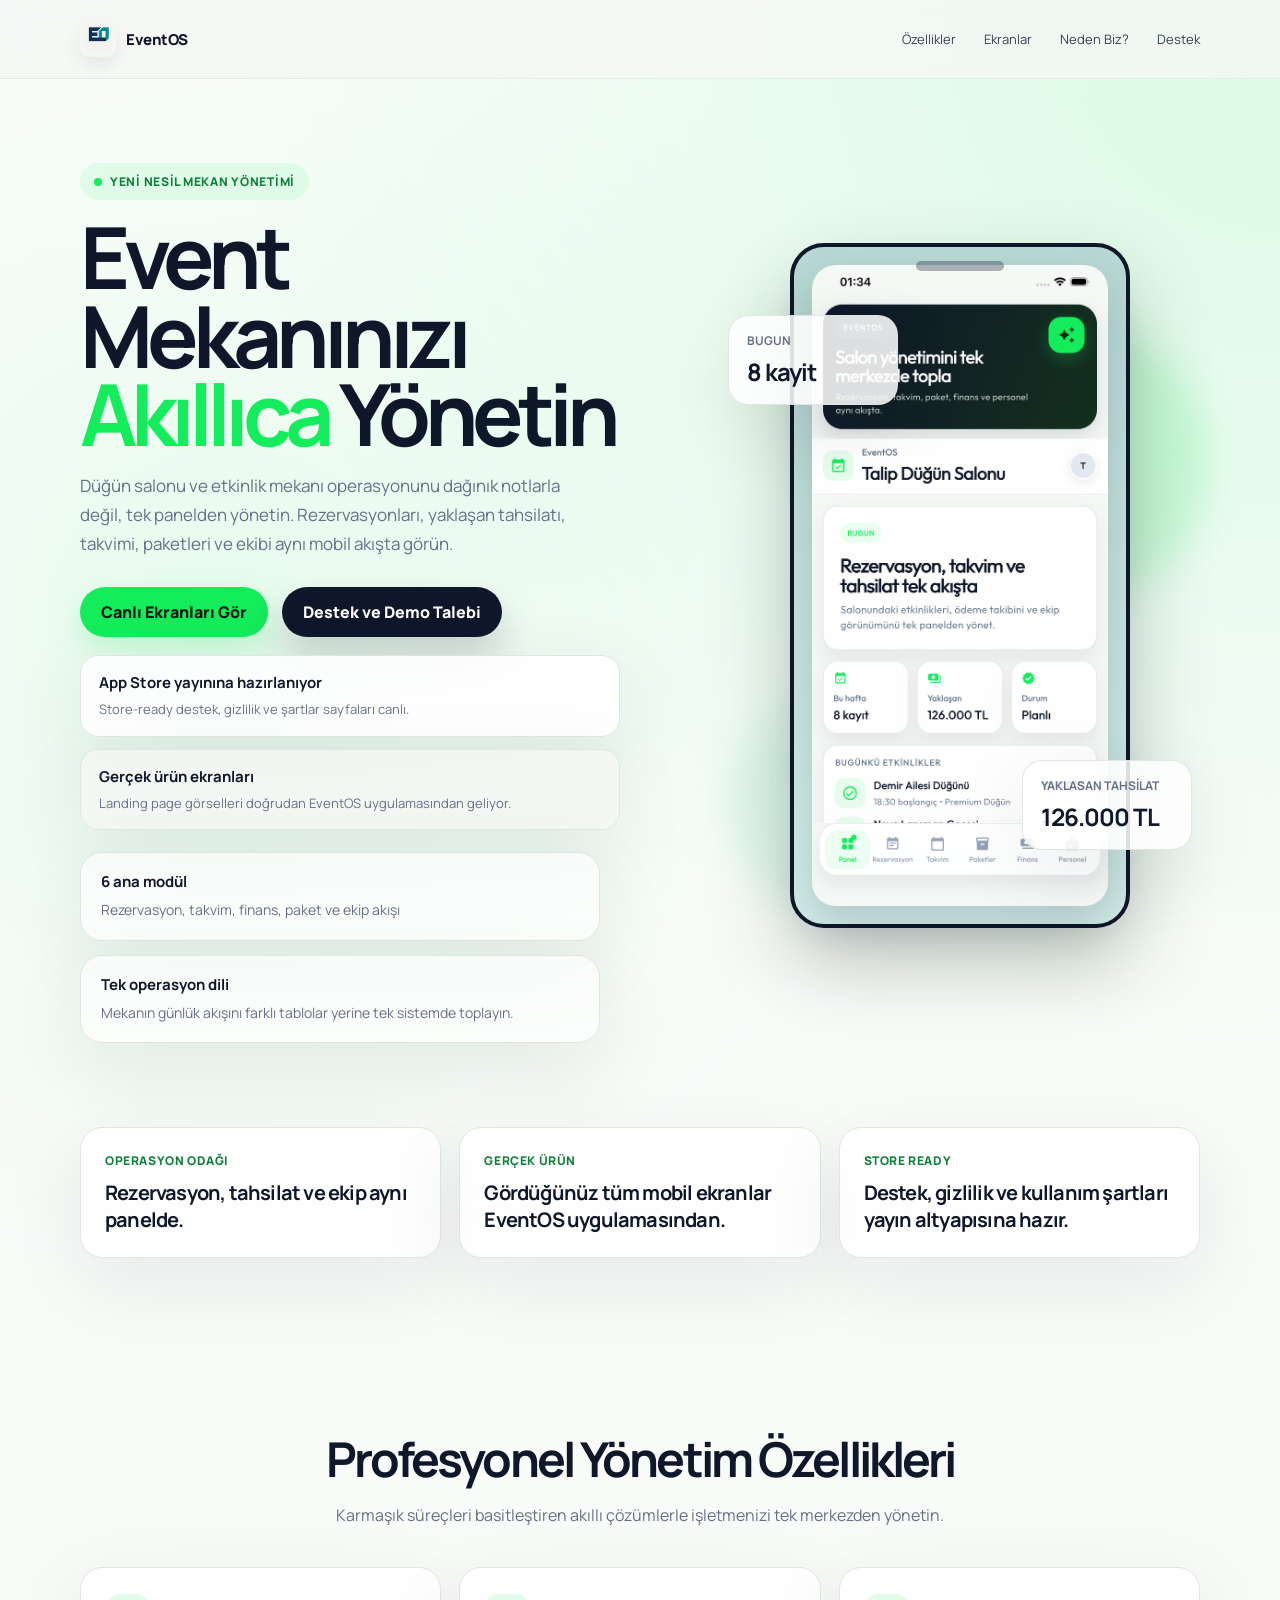
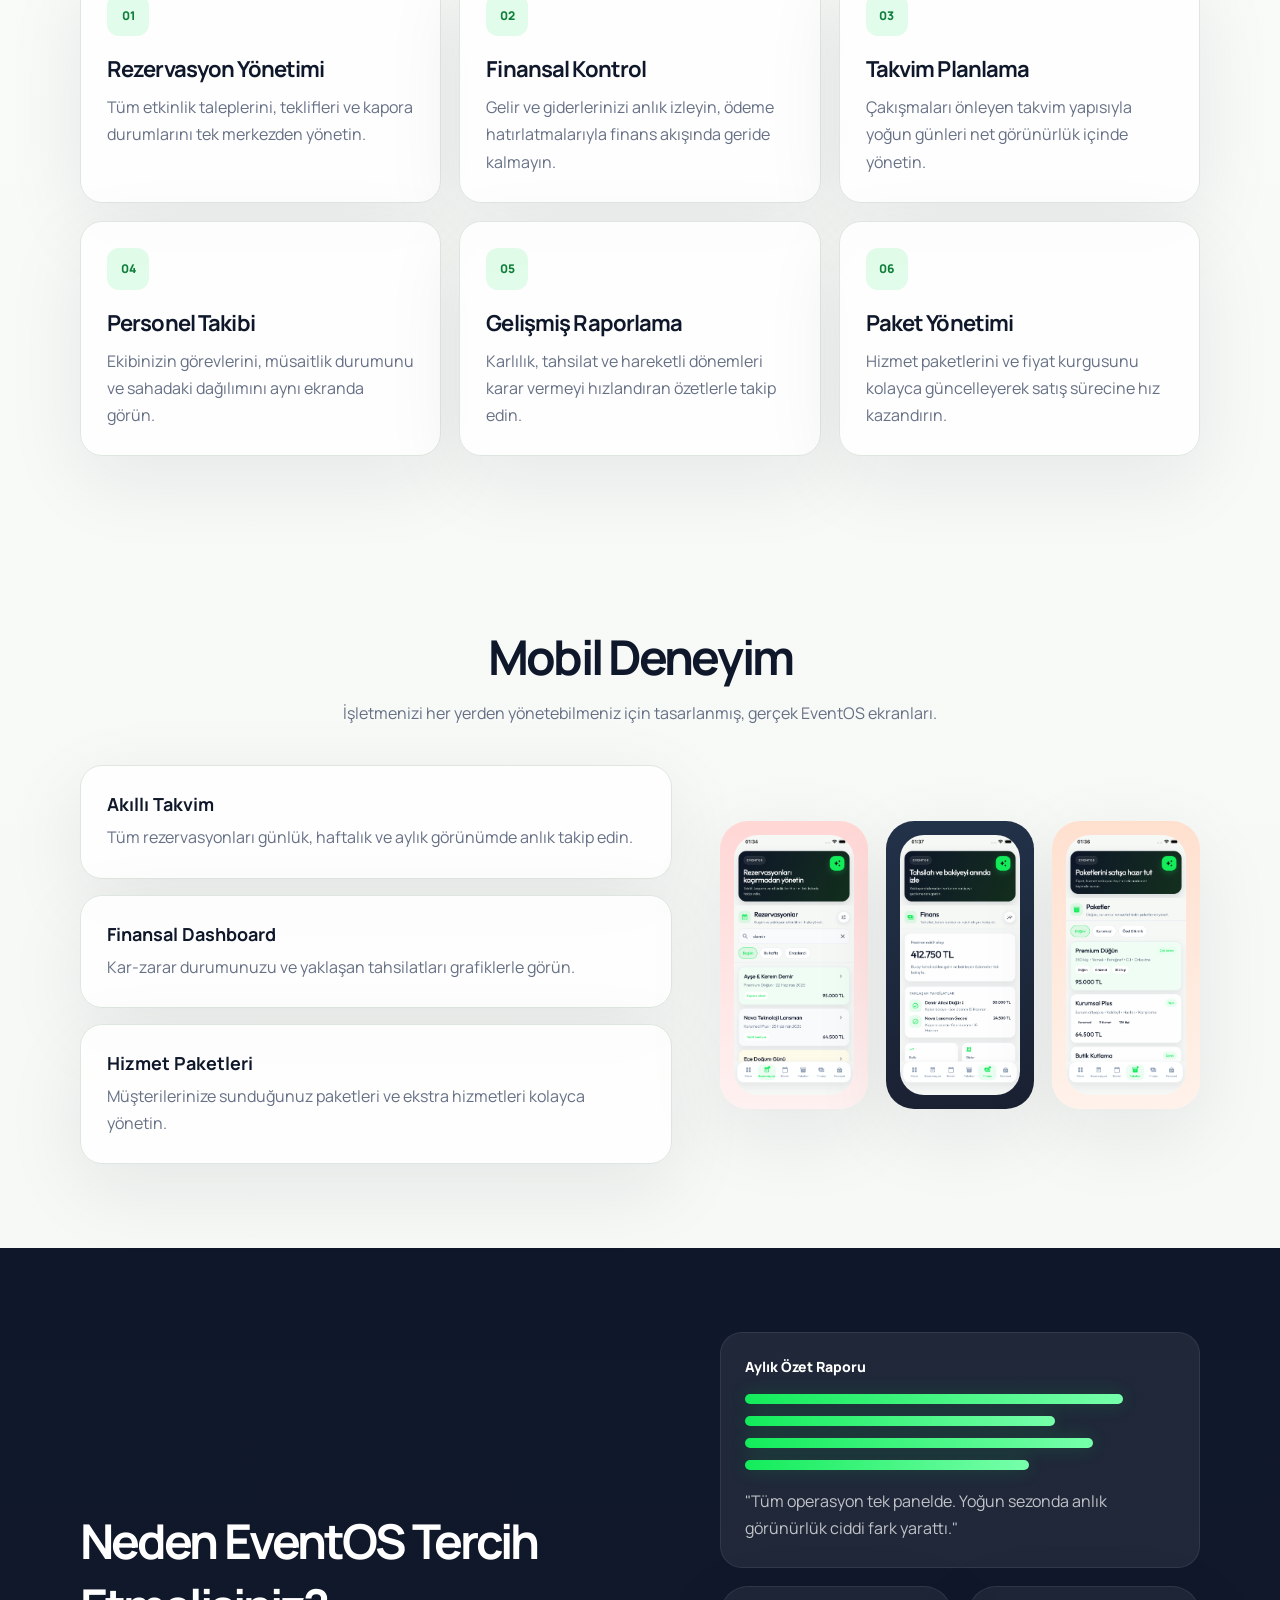
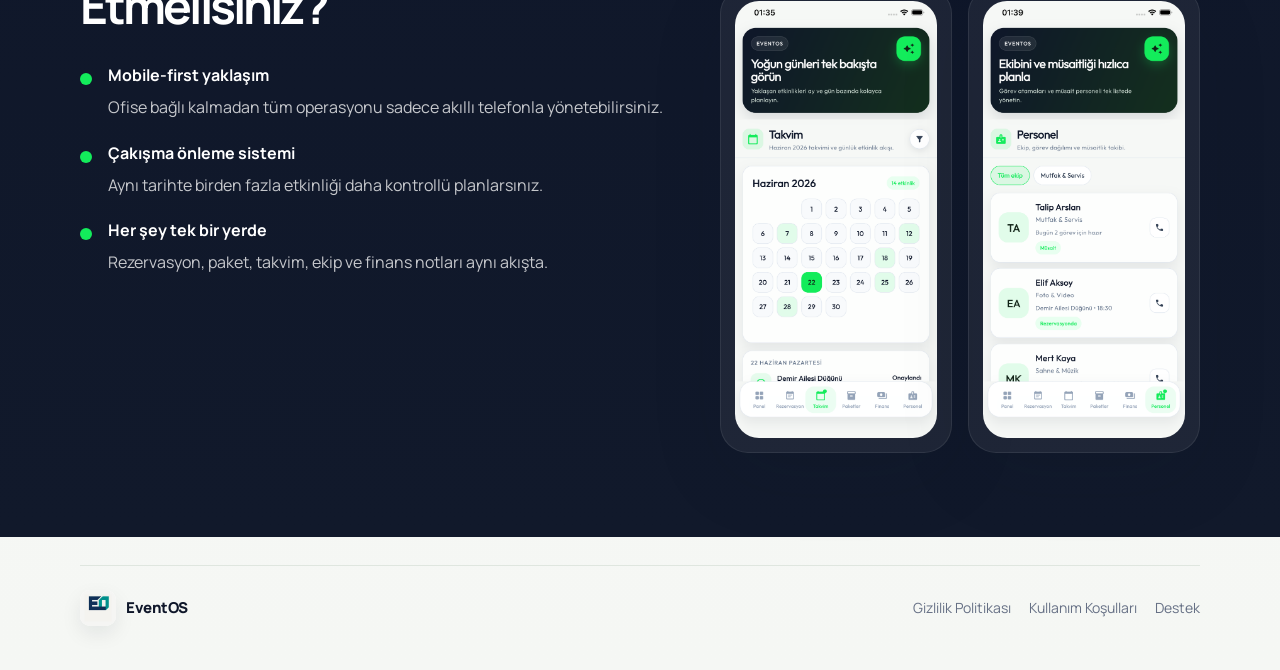
<file: index.html>
<!DOCTYPE html>
<html lang="tr">
  <head>
    <meta charset="utf-8" />
    <meta name="viewport" content="width=device-width, initial-scale=1" />
    <title>EventOS — Event Mekanınızı Akıllıca Yönetin</title>
    <meta
      name="description"
      content="EventOS; düğün salonu ve etkinlik mekanı işletmeleri için rezervasyon, finans, takvim ve personel yönetimini tek merkezde toplayan mobil operasyon platformudur."
    />
    <link rel="canonical" href="https://eventosportal.com/" />
    <meta
      property="og:title"
      content="EventOS — Event Mekanınızı Akıllıca Yönetin"
    />
    <meta
      property="og:description"
      content="Gerçek uygulama ekranlarıyla desteklenen modern EventOS landing page."
    />
    <meta property="og:type" content="website" />
    <meta property="og:url" content="https://eventosportal.com/" />
    <meta
      property="og:image"
      content="https://eventosportal.com/assets/og-card.svg"
    />
    <meta name="twitter:card" content="summary_large_image" />
    <meta
      name="twitter:title"
      content="EventOS — Event Mekanınızı Akıllıca Yönetin"
    />
    <meta
      name="twitter:description"
      content="Rezervasyon, takvim, finans ve personel yönetimini tek akışta toplayın."
    />
    <meta
      name="twitter:image"
      content="https://eventosportal.com/assets/og-card.svg"
    />
    <link rel="preconnect" href="https://fonts.googleapis.com" />
    <link rel="preconnect" href="https://fonts.gstatic.com" crossorigin />
    <link
      href="https://fonts.googleapis.com/css2?family=Manrope:wght@400;500;700;800&amp;display=swap"
      rel="stylesheet"
    />
    <link rel="icon" href="./assets/favicon.svg" type="image/svg+xml" />
    <link rel="stylesheet" href="./assets/landing.css" />
    <script type="application/ld+json">
      {
        "@context": "https://schema.org",
        "@type": "SoftwareApplication",
        "name": "EventOS",
        "applicationCategory": "BusinessApplication",
        "operatingSystem": "iOS",
        "url": "https://eventosportal.com/",
        "description": "Düğün salonu ve etkinlik mekanı operasyonlarını tek merkezde yönetmek için geliştirilen mobil uygulama.",
        "publisher": {
          "@type": "Organization",
          "name": "EventOS"
        }
      }
    </script>
  </head>
  <body>
    <a class="skip-link" href="#icerik">İçeriğe geç</a>

    <header class="site-header">
      <div class="container nav-shell">
        <a class="brand" href="./index.html" aria-label="EventOS ana sayfa">
          <img class="brand-logo" src="./assets/logo.png" alt="EventOS logosu" />
          <span class="brand-text">EventOS</span>
        </a>

        <nav class="nav-links" aria-label="Ana gezinme">
          <a href="#ozellikler">Özellikler</a>
          <a href="#ekranlar">Ekranlar</a>
          <a href="#neden">Neden Biz?</a>
          <a href="./support.html">Destek</a>
        </nav>

      </div>
    </header>

    <main id="icerik">
      <section class="hero-section">
        <div class="container hero-grid">
          <div class="hero-copy">
            <span class="eyebrow">
              <span class="eyebrow-dot"></span>
              Yeni nesil mekan yönetimi
            </span>
            <h1>
              Event
              <br />
              Mekanınızı
              <span>Akıllıca</span>
              Yönetin
            </h1>
            <p>
              Düğün salonu ve etkinlik mekanı operasyonunu dağınık notlarla değil,
              tek panelden yönetin. Rezervasyonları, yaklaşan tahsilatı, takvimi,
              paketleri ve ekibi aynı mobil akışta görün.
            </p>

            <div class="hero-actions">
              <a class="button button-green" href="#ekranlar">Canlı Ekranları Gör</a>
              <a class="button button-dark" href="./support.html">Destek ve Demo Talebi</a>
            </div>

            <div class="store-badges">
              <div class="store-badge">
                <strong>App Store yayınına hazırlanıyor</strong>
                <span>Store-ready destek, gizlilik ve şartlar sayfaları canlı.</span>
              </div>
              <div class="store-badge muted-badge">
                <strong>Gerçek ürün ekranları</strong>
                <span>Landing page görselleri doğrudan EventOS uygulamasından geliyor.</span>
              </div>
            </div>

            <div class="hero-meta">
              <div class="meta-chip">
                <strong>6 ana modül</strong>
                <span>Rezervasyon, takvim, finans, paket ve ekip akışı</span>
              </div>
              <div class="meta-chip">
                <strong>Tek operasyon dili</strong>
                <span>Mekanın günlük akışını farklı tablolar yerine tek sistemde toplayın.</span>
              </div>
            </div>
          </div>

          <div class="hero-visual">
            <div class="glow glow-primary"></div>
            <div class="glow glow-soft"></div>
            <div class="device-stage">
              <div class="device-card device-card-top">
                <span>Bugun</span>
                <strong>8 kayit</strong>
              </div>
              <div class="device-card device-card-bottom">
                <span>Yaklasan tahsilat</span>
                <strong>126.000 TL</strong>
              </div>
              <div class="phone-frame">
                <div class="phone-notch"></div>
                <img
                  src="./assets/app/dashboard.png"
                  alt="EventOS dashboard ekranı"
                />
              </div>
            </div>
          </div>
        </div>
      </section>

      <section class="proof-section">
        <div class="container">
          <div class="proof-strip">
            <article class="proof-card">
              <small>Operasyon odağı</small>
              <strong>Rezervasyon, tahsilat ve ekip aynı panelde.</strong>
            </article>
            <article class="proof-card">
              <small>Gerçek ürün</small>
              <strong>Gördüğünüz tüm mobil ekranlar EventOS uygulamasından.</strong>
            </article>
            <article class="proof-card">
              <small>Store ready</small>
              <strong>Destek, gizlilik ve kullanım şartları yayın altyapısına hazır.</strong>
            </article>
          </div>
        </div>
      </section>

      <section class="feature-section" id="ozellikler">
        <div class="container">
          <div class="section-heading">
            <h2>Profesyonel Yönetim Özellikleri</h2>
            <p>
              Karmaşık süreçleri basitleştiren akıllı çözümlerle işletmenizi
              tek merkezden yönetin.
            </p>
          </div>

          <div class="feature-grid">
            <article class="feature-card">
              <span class="feature-icon">01</span>
              <h3>Rezervasyon Yönetimi</h3>
              <p>
                Tüm etkinlik taleplerini, teklifleri ve kapora durumlarını tek
                merkezden yönetin.
              </p>
            </article>
            <article class="feature-card">
              <span class="feature-icon">02</span>
              <h3>Finansal Kontrol</h3>
              <p>
                Gelir ve giderlerinizi anlık izleyin, ödeme hatırlatmalarıyla
                finans akışında geride kalmayın.
              </p>
            </article>
            <article class="feature-card">
              <span class="feature-icon">03</span>
              <h3>Takvim Planlama</h3>
              <p>
                Çakışmaları önleyen takvim yapısıyla yoğun günleri net
                görünürlük içinde yönetin.
              </p>
            </article>
            <article class="feature-card">
              <span class="feature-icon">04</span>
              <h3>Personel Takibi</h3>
              <p>
                Ekibinizin görevlerini, müsaitlik durumunu ve sahadaki
                dağılımını aynı ekranda görün.
              </p>
            </article>
            <article class="feature-card">
              <span class="feature-icon">05</span>
              <h3>Gelişmiş Raporlama</h3>
              <p>
                Karlılık, tahsilat ve hareketli dönemleri karar vermeyi
                hızlandıran özetlerle takip edin.
              </p>
            </article>
            <article class="feature-card">
              <span class="feature-icon">06</span>
              <h3>Paket Yönetimi</h3>
              <p>
                Hizmet paketlerini ve fiyat kurgusunu kolayca güncelleyerek
                satış sürecine hız kazandırın.
              </p>
            </article>
          </div>
        </div>
      </section>

      <section class="screens-section" id="ekranlar">
        <div class="container">
          <div class="section-heading">
            <h2>Mobil Deneyim</h2>
            <p>
              İşletmenizi her yerden yönetebilmeniz için tasarlanmış, gerçek
              EventOS ekranları.
            </p>
          </div>

          <div class="screens-layout">
            <div class="screens-copy">
              <div class="bullet-card">
                <strong>Akıllı Takvim</strong>
                <p>
                  Tüm rezervasyonları günlük, haftalık ve aylık görünümde anlık
                  takip edin.
                </p>
              </div>
              <div class="bullet-card">
                <strong>Finansal Dashboard</strong>
                <p>
                  Kar-zarar durumunuzu ve yaklaşan tahsilatları grafiklerle
                  görün.
                </p>
              </div>
              <div class="bullet-card">
                <strong>Hizmet Paketleri</strong>
                <p>
                  Müşterilerinize sunduğunuz paketleri ve ekstra hizmetleri
                  kolayca yönetin.
                </p>
              </div>
            </div>

            <div class="screens-showcase">
              <figure class="showcase-phone accent-pink">
                <img
                  src="./assets/app/reservations.png"
                  alt="EventOS rezervasyon listesi ekranı"
                />
              </figure>
              <figure class="showcase-phone accent-dark">
                <img
                  src="./assets/app/finance.png"
                  alt="EventOS finans ekranı"
                />
              </figure>
              <figure class="showcase-phone accent-peach">
                <img
                  src="./assets/app/packages.png"
                  alt="EventOS paketler ekranı"
                />
              </figure>
            </div>
          </div>
        </div>
      </section>

      <section class="reason-section" id="neden">
        <div class="container reason-shell">
          <div class="reason-copy">
            <h2>Neden EventOS Tercih Etmelisiniz?</h2>
            <ul class="reason-list">
              <li>
                <strong>Mobile-first yaklaşım</strong>
                Ofise bağlı kalmadan tüm operasyonu sadece akıllı telefonla
                yönetebilirsiniz.
              </li>
              <li>
                <strong>Çakışma önleme sistemi</strong>
                Aynı tarihte birden fazla etkinliği daha kontrollü planlarsınız.
              </li>
              <li>
                <strong>Her şey tek bir yerde</strong>
                Rezervasyon, paket, takvim, ekip ve finans notları aynı akışta.
              </li>
            </ul>
          </div>

          <div class="reason-panel">
            <div class="report-card">
              <span>Aylık Özet Raporu</span>
              <div class="report-bars">
                <i style="width: 88%"></i>
                <i style="width: 72%"></i>
                <i style="width: 81%"></i>
                <i style="width: 66%"></i>
              </div>
              <p>
                "Tüm operasyon tek panelde. Yoğun sezonda anlık görünürlük
                ciddi fark yarattı."
              </p>
            </div>

            <div class="mini-stack">
              <figure class="mini-phone">
                <img
                  src="./assets/app/calendar.png"
                  alt="EventOS takvim ekranı"
                />
              </figure>
              <figure class="mini-phone">
                <img
                  src="./assets/app/staff.png"
                  alt="EventOS personel ekranı"
                />
              </figure>
            </div>
          </div>
        </div>
      </section>

    </main>

    <footer class="site-footer">
      <div class="container footer-shell">
        <a class="brand footer-brand" href="./index.html">
          <img class="brand-logo" src="./assets/logo.png" alt="EventOS logosu" />
          <span class="brand-text">EventOS</span>
        </a>
        <nav class="footer-links" aria-label="Alt gezinme">
          <a href="./privacy-policy.html">Gizlilik Politikası</a>
          <a href="./terms-of-use.html">Kullanım Koşulları</a>
          <a href="./support.html">Destek</a>
        </nav>
      </div>
    </footer>
  </body>
</html>
</file>
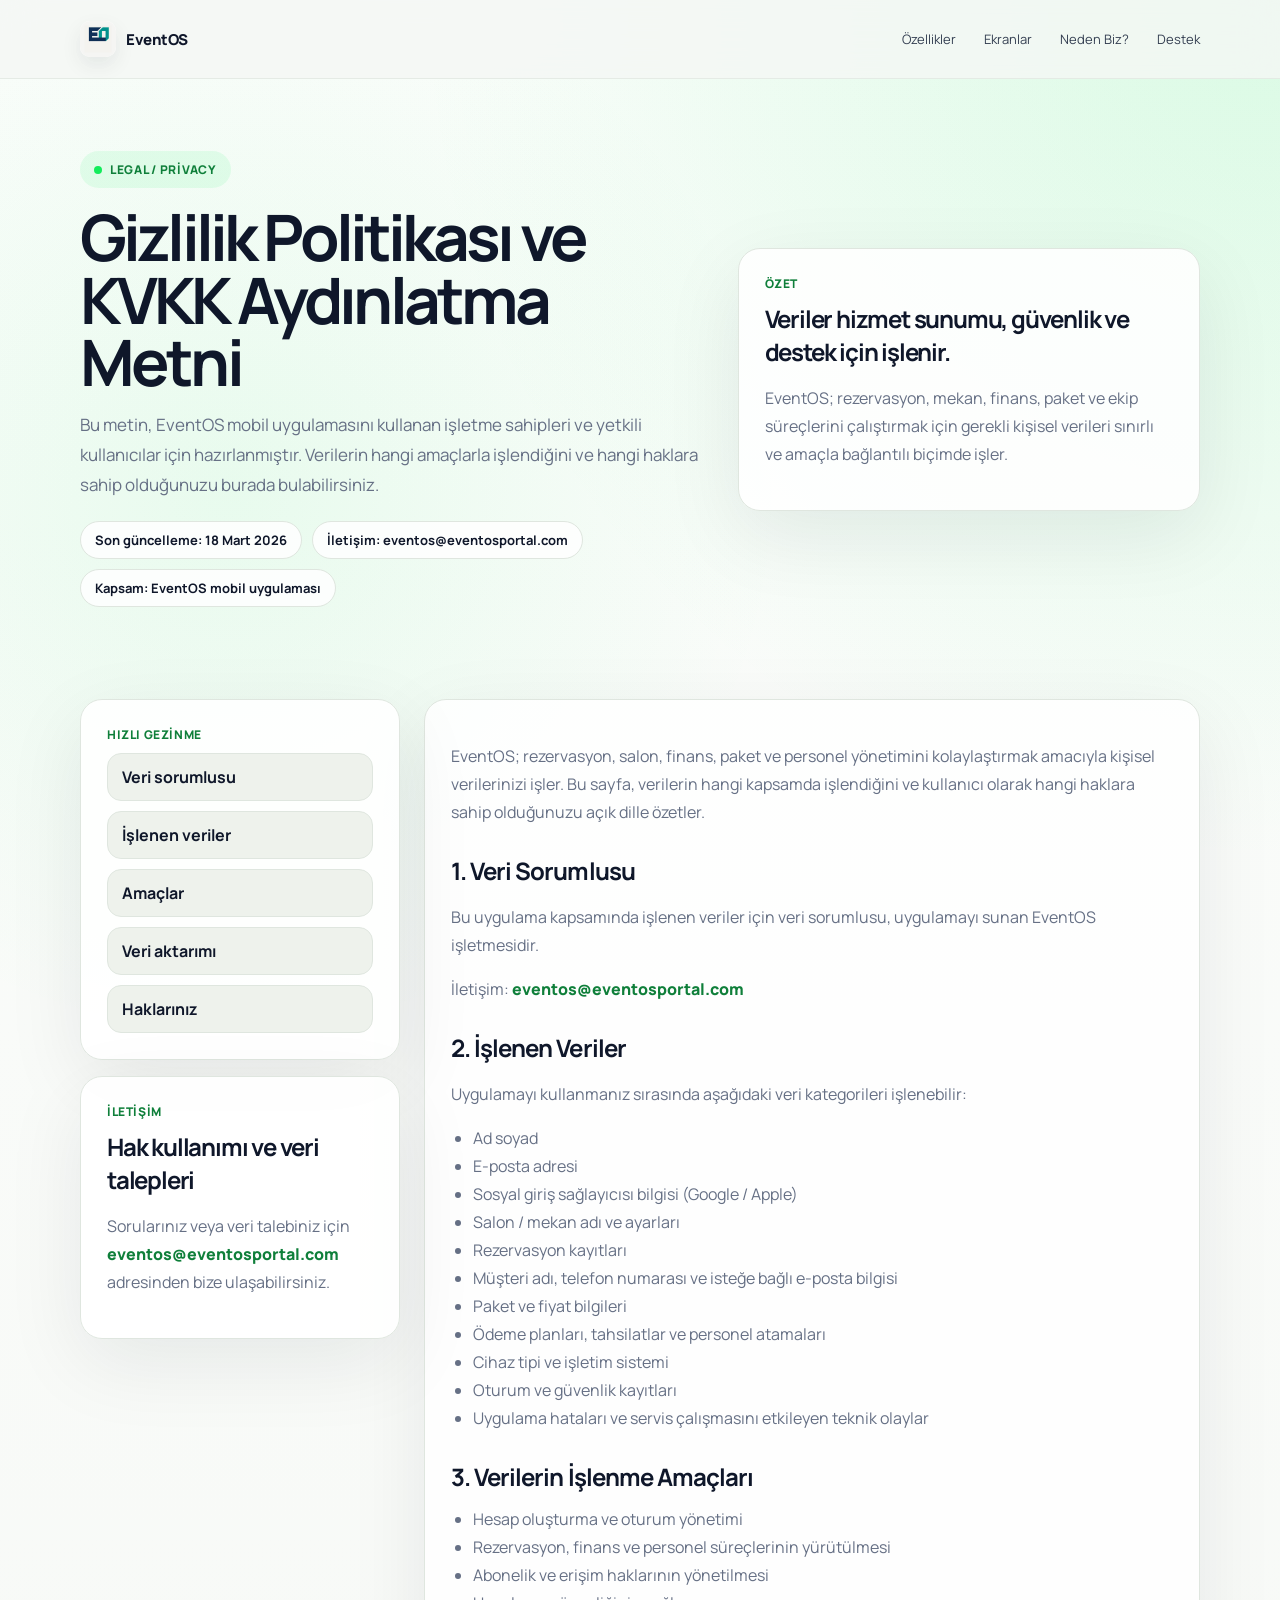
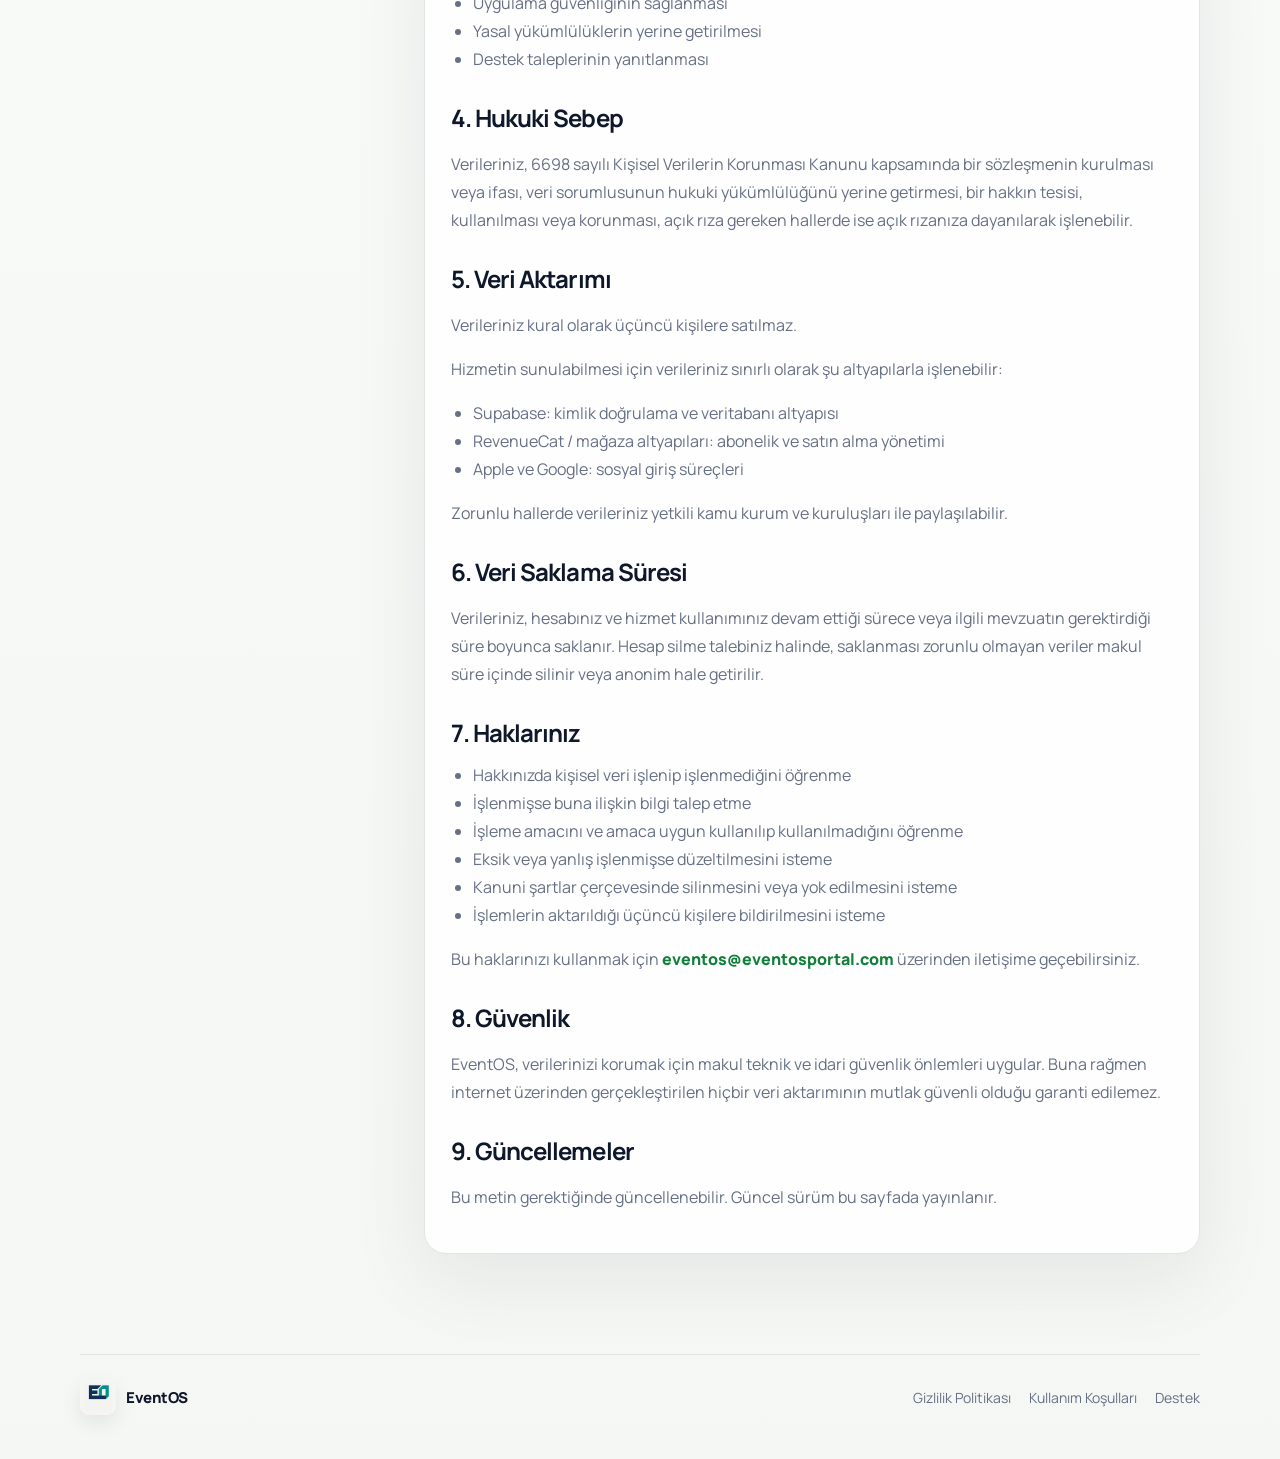
<file: privacy-policy.html>
<!DOCTYPE html>
<html lang="tr">
  <head>
    <meta charset="utf-8" />
    <meta name="viewport" content="width=device-width, initial-scale=1" />
    <title>EventOS Gizlilik Politikası ve KVKK Aydınlatma Metni</title>
    <meta
      name="description"
      content="EventOS uygulamasında işlenen kişisel veriler, işleme amaçları, aktarım süreçleri ve KVKK kapsamındaki haklarınızı inceleyin."
    />
    <link rel="canonical" href="https://eventosportal.com/privacy-policy.html" />
    <meta
      property="og:title"
      content="EventOS Gizlilik Politikası ve KVKK Aydınlatma Metni"
    />
    <meta
      property="og:description"
      content="EventOS kullanıcıları için veri işleme, saklama ve haklara ilişkin resmi açıklama."
    />
    <meta property="og:type" content="article" />
    <meta
      property="og:url"
      content="https://eventosportal.com/privacy-policy.html"
    />
    <meta
      property="og:image"
      content="https://eventosportal.com/assets/og-card.svg"
    />
    <meta name="twitter:card" content="summary_large_image" />
    <meta
      name="twitter:title"
      content="EventOS Gizlilik Politikası ve KVKK Aydınlatma Metni"
    />
    <meta
      name="twitter:description"
      content="EventOS kullanıcıları için veri işleme, aktarım ve hak açıklamaları."
    />
    <meta
      name="twitter:image"
      content="https://eventosportal.com/assets/og-card.svg"
    />
    <link rel="preconnect" href="https://fonts.googleapis.com" />
    <link rel="preconnect" href="https://fonts.gstatic.com" crossorigin />
    <link
      href="https://fonts.googleapis.com/css2?family=Manrope:wght@400;500;700;800&amp;display=swap"
      rel="stylesheet"
    />
    <link rel="icon" href="./assets/favicon.svg" type="image/svg+xml" />
    <link rel="stylesheet" href="./assets/landing.css" />
    <script type="application/ld+json">
      {
        "@context": "https://schema.org",
        "@type": "PrivacyPolicy",
        "name": "EventOS Gizlilik Politikası",
        "url": "https://eventosportal.com/privacy-policy.html"
      }
    </script>
  </head>
  <body>
    <a class="skip-link" href="#icerik">İçeriğe geç</a>

    <header class="site-header">
      <div class="container nav-shell">
        <a class="brand" href="./index.html" aria-label="EventOS ana sayfa">
          <img class="brand-logo" src="./assets/logo.png" alt="EventOS logosu" />
          <span class="brand-text">EventOS</span>
        </a>
        <nav class="nav-links" aria-label="Ana gezinme">
          <a href="./index.html#ozellikler">Özellikler</a>
          <a href="./index.html#ekranlar">Ekranlar</a>
          <a href="./index.html#neden">Neden Biz?</a>
          <a href="./support.html">Destek</a>
        </nav>
      </div>
    </header>

    <main id="icerik">
      <section class="inner-hero-section">
        <div class="container inner-hero">
          <div class="inner-hero-copy">
            <span class="eyebrow">
              <span class="eyebrow-dot"></span>
              Legal / Privacy
            </span>
            <h1>Gizlilik Politikası ve KVKK Aydınlatma Metni</h1>
            <p>
              Bu metin, EventOS mobil uygulamasını kullanan işletme sahipleri ve
              yetkili kullanıcılar için hazırlanmıştır. Verilerin hangi amaçlarla
              işlendiğini ve hangi haklara sahip olduğunuzu burada bulabilirsiniz.
            </p>
            <div class="pill-row">
              <span class="pill">Son güncelleme: 18 Mart 2026</span>
              <span class="pill">İletişim: eventos@eventosportal.com</span>
              <span class="pill">Kapsam: EventOS mobil uygulaması</span>
            </div>
          </div>

          <div class="inner-panel">
            <div class="summary-card">
              <small>Özet</small>
              <h3>Veriler hizmet sunumu, güvenlik ve destek için işlenir.</h3>
              <p>
                EventOS; rezervasyon, mekan, finans, paket ve ekip süreçlerini
                çalıştırmak için gerekli kişisel verileri sınırlı ve amaçla
                bağlantılı biçimde işler.
              </p>
            </div>
          </div>
        </div>
      </section>

      <section class="content-section legal-section">
        <div class="container legal-layout">
          <aside class="legal-sidebar">
            <div class="summary-card">
              <small>Hızlı gezinme</small>
              <nav class="toc">
                <a href="#veri-sorumlusu">Veri sorumlusu</a>
                <a href="#islenen-veriler">İşlenen veriler</a>
                <a href="#amaclar">Amaçlar</a>
                <a href="#aktarim">Veri aktarımı</a>
                <a href="#haklariniz">Haklarınız</a>
              </nav>
            </div>
            <div class="summary-card">
              <small>İletişim</small>
              <h3>Hak kullanımı ve veri talepleri</h3>
              <p>
                Sorularınız veya veri talebiniz için
                <a class="inline-link" href="mailto:eventos@eventosportal.com">eventos@eventosportal.com</a>
                adresinden bize ulaşabilirsiniz.
              </p>
            </div>
          </aside>

          <article class="legal-body">
            <p>
              EventOS; rezervasyon, salon, finans, paket ve personel yönetimini kolaylaştırmak
              amacıyla kişisel verilerinizi işler. Bu sayfa, verilerin hangi kapsamda işlendiğini
              ve kullanıcı olarak hangi haklara sahip olduğunuzu açık dille özetler.
            </p>

            <h2 id="veri-sorumlusu">1. Veri Sorumlusu</h2>
            <p>Bu uygulama kapsamında işlenen veriler için veri sorumlusu, uygulamayı sunan EventOS işletmesidir.</p>
            <p>İletişim: <a class="inline-link" href="mailto:eventos@eventosportal.com">eventos@eventosportal.com</a></p>

            <h2 id="islenen-veriler">2. İşlenen Veriler</h2>
            <p>Uygulamayı kullanmanız sırasında aşağıdaki veri kategorileri işlenebilir:</p>
            <ul>
              <li>Ad soyad</li>
              <li>E-posta adresi</li>
              <li>Sosyal giriş sağlayıcısı bilgisi (Google / Apple)</li>
              <li>Salon / mekan adı ve ayarları</li>
              <li>Rezervasyon kayıtları</li>
              <li>Müşteri adı, telefon numarası ve isteğe bağlı e-posta bilgisi</li>
              <li>Paket ve fiyat bilgileri</li>
              <li>Ödeme planları, tahsilatlar ve personel atamaları</li>
              <li>Cihaz tipi ve işletim sistemi</li>
              <li>Oturum ve güvenlik kayıtları</li>
              <li>Uygulama hataları ve servis çalışmasını etkileyen teknik olaylar</li>
            </ul>

            <h2 id="amaclar">3. Verilerin İşlenme Amaçları</h2>
            <ul>
              <li>Hesap oluşturma ve oturum yönetimi</li>
              <li>Rezervasyon, finans ve personel süreçlerinin yürütülmesi</li>
              <li>Abonelik ve erişim haklarının yönetilmesi</li>
              <li>Uygulama güvenliğinin sağlanması</li>
              <li>Yasal yükümlülüklerin yerine getirilmesi</li>
              <li>Destek taleplerinin yanıtlanması</li>
            </ul>

            <h2 id="hukuki-sebep">4. Hukuki Sebep</h2>
            <p>
              Verileriniz, 6698 sayılı Kişisel Verilerin Korunması Kanunu kapsamında bir sözleşmenin kurulması veya ifası,
              veri sorumlusunun hukuki yükümlülüğünü yerine getirmesi, bir hakkın tesisi, kullanılması veya korunması,
              açık rıza gereken hallerde ise açık rızanıza dayanılarak işlenebilir.
            </p>

            <h2 id="aktarim">5. Veri Aktarımı</h2>
            <p>Verileriniz kural olarak üçüncü kişilere satılmaz.</p>
            <p>Hizmetin sunulabilmesi için verileriniz sınırlı olarak şu altyapılarla işlenebilir:</p>
            <ul>
              <li>Supabase: kimlik doğrulama ve veritabanı altyapısı</li>
              <li>RevenueCat / mağaza altyapıları: abonelik ve satın alma yönetimi</li>
              <li>Apple ve Google: sosyal giriş süreçleri</li>
            </ul>
            <p>Zorunlu hallerde verileriniz yetkili kamu kurum ve kuruluşları ile paylaşılabilir.</p>

            <h2 id="saklama">6. Veri Saklama Süresi</h2>
            <p>
              Verileriniz, hesabınız ve hizmet kullanımınız devam ettiği sürece veya ilgili mevzuatın gerektirdiği süre boyunca saklanır.
              Hesap silme talebiniz halinde, saklanması zorunlu olmayan veriler makul süre içinde silinir veya anonim hale getirilir.
            </p>

            <h2 id="haklariniz">7. Haklarınız</h2>
            <ul>
              <li>Hakkınızda kişisel veri işlenip işlenmediğini öğrenme</li>
              <li>İşlenmişse buna ilişkin bilgi talep etme</li>
              <li>İşleme amacını ve amaca uygun kullanılıp kullanılmadığını öğrenme</li>
              <li>Eksik veya yanlış işlenmişse düzeltilmesini isteme</li>
              <li>Kanuni şartlar çerçevesinde silinmesini veya yok edilmesini isteme</li>
              <li>İşlemlerin aktarıldığı üçüncü kişilere bildirilmesini isteme</li>
            </ul>
            <p>
              Bu haklarınızı kullanmak için
              <a class="inline-link" href="mailto:eventos@eventosportal.com">eventos@eventosportal.com</a>
              üzerinden iletişime geçebilirsiniz.
            </p>

            <h2 id="guvenlik">8. Güvenlik</h2>
            <p>
              EventOS, verilerinizi korumak için makul teknik ve idari güvenlik önlemleri uygular.
              Buna rağmen internet üzerinden gerçekleştirilen hiçbir veri aktarımının mutlak güvenli olduğu garanti edilemez.
            </p>

            <h2 id="guncellemeler">9. Güncellemeler</h2>
            <p>Bu metin gerektiğinde güncellenebilir. Güncel sürüm bu sayfada yayınlanır.</p>
          </article>
        </div>
      </section>
    </main>

    <footer class="site-footer">
      <div class="container footer-shell">
        <a class="brand footer-brand" href="./index.html">
          <img class="brand-logo" src="./assets/logo.png" alt="EventOS logosu" />
          <span class="brand-text">EventOS</span>
        </a>
        <nav class="footer-links" aria-label="Alt gezinme">
          <a href="./privacy-policy.html">Gizlilik Politikası</a>
          <a href="./terms-of-use.html">Kullanım Koşulları</a>
          <a href="./support.html">Destek</a>
        </nav>
      </div>
    </footer>
  </body>
</html>
</file>
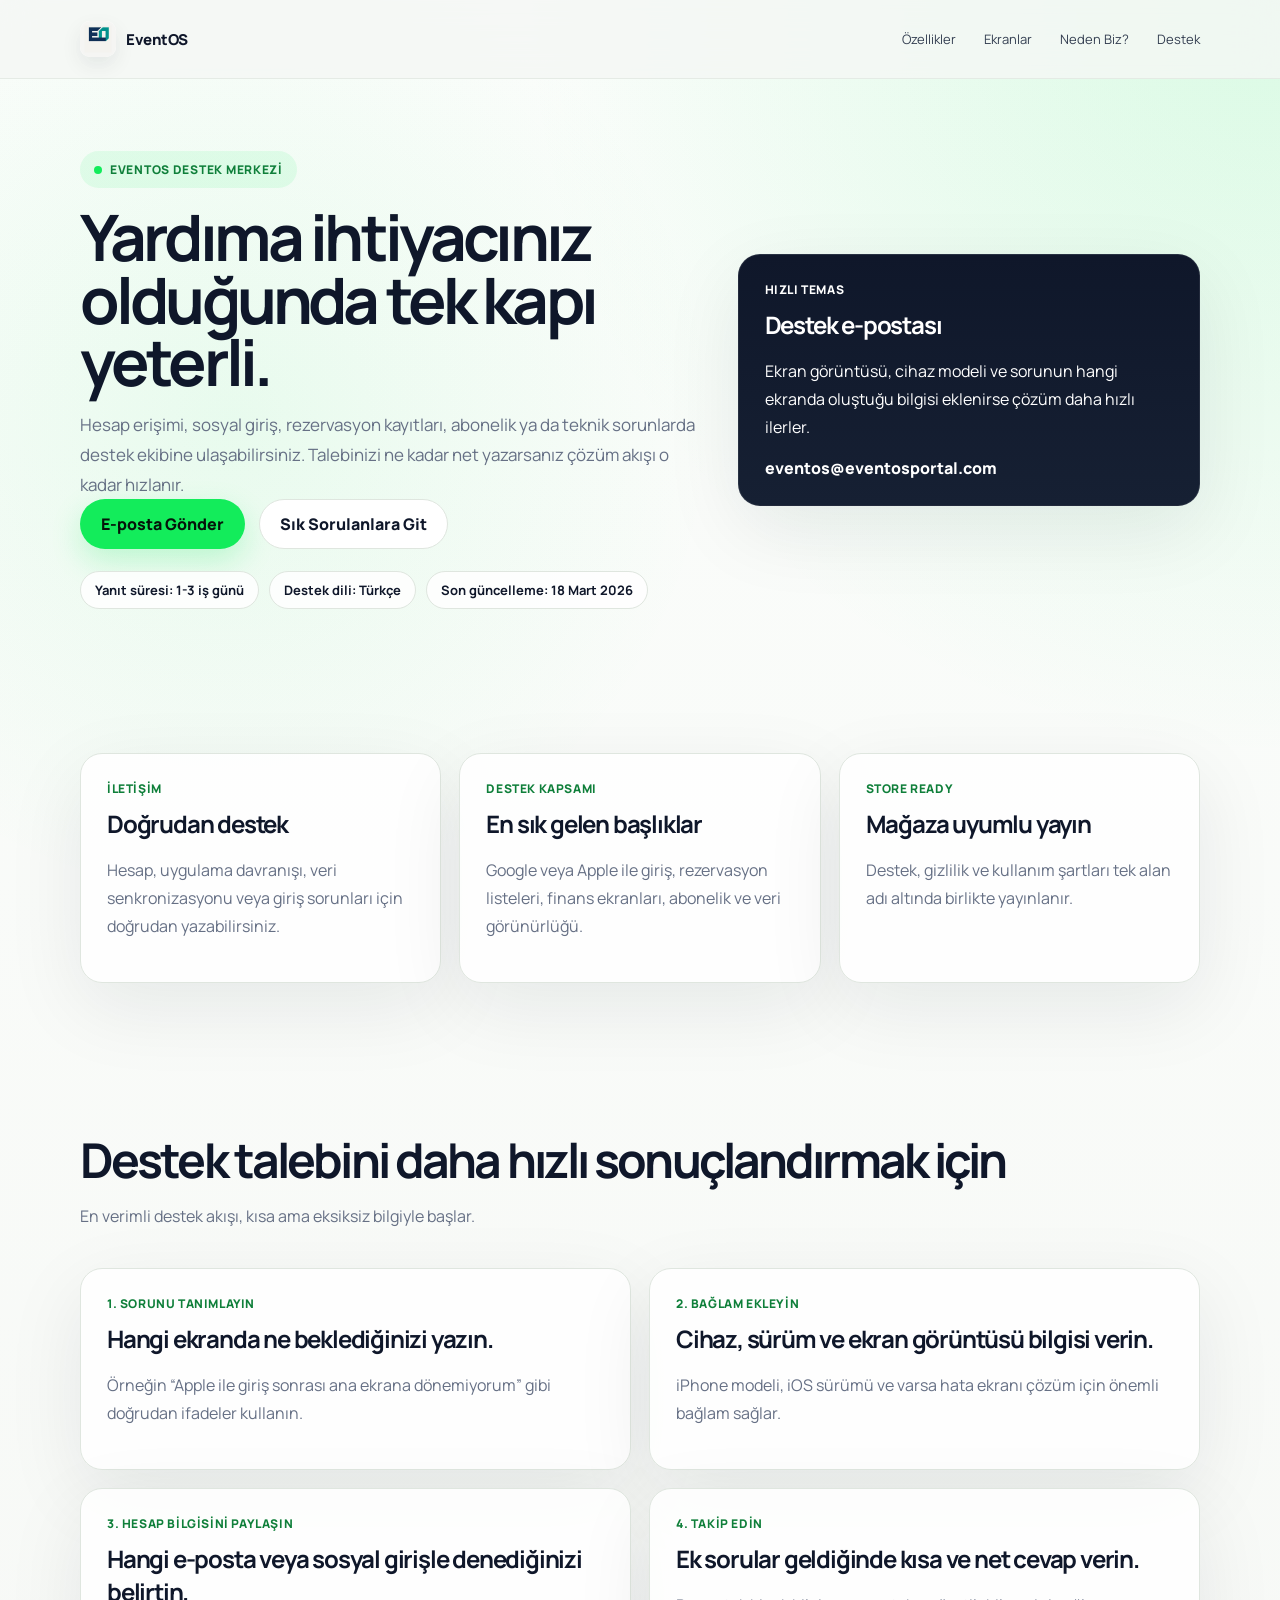
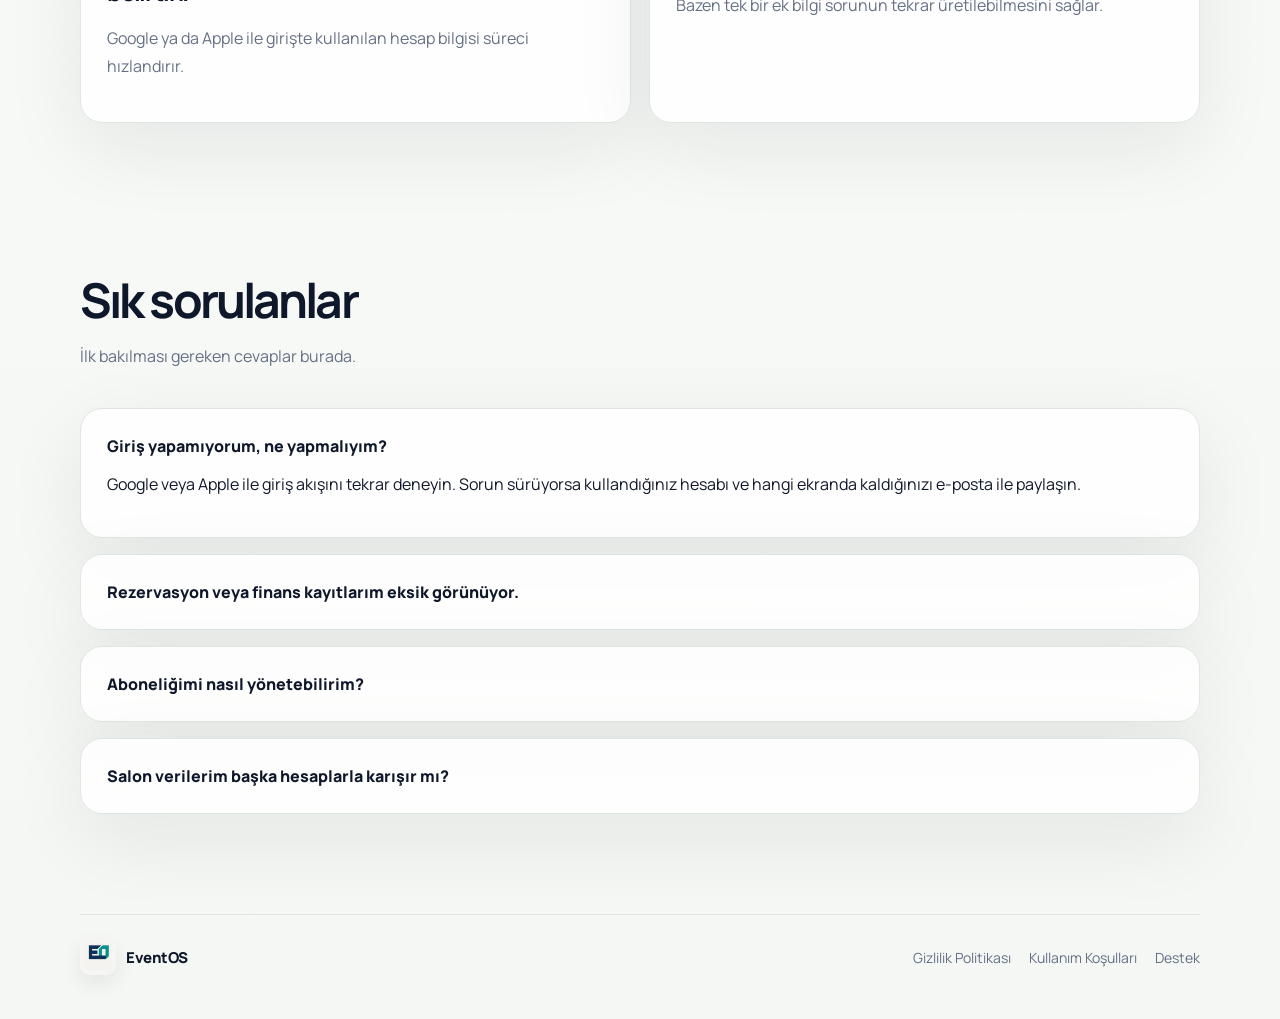
<file: support.html>
<!DOCTYPE html>
<html lang="tr">
  <head>
    <meta charset="utf-8" />
    <meta name="viewport" content="width=device-width, initial-scale=1" />
    <title>EventOS Destek — Yardım ve İletişim</title>
    <meta
      name="description"
      content="EventOS için destek e-postası, yanıt süresi bilgisi ve sık sorulan sorulara tek sayfadan erişin."
    />
    <link rel="canonical" href="https://eventosportal.com/support.html" />
    <meta property="og:title" content="EventOS Destek — Yardım ve İletişim" />
    <meta
      property="og:description"
      content="Hesap, giriş, abonelik ve veri sorunları için EventOS destek bağlantıları."
    />
    <meta property="og:type" content="website" />
    <meta property="og:url" content="https://eventosportal.com/support.html" />
    <meta
      property="og:image"
      content="https://eventosportal.com/assets/og-card.svg"
    />
    <meta name="twitter:card" content="summary_large_image" />
    <meta name="twitter:title" content="EventOS Destek" />
    <meta
      name="twitter:description"
      content="EventOS için destek e-postası, sık sorulan sorular ve hızlı yönlendirmeler."
    />
    <meta
      name="twitter:image"
      content="https://eventosportal.com/assets/og-card.svg"
    />
    <link rel="preconnect" href="https://fonts.googleapis.com" />
    <link rel="preconnect" href="https://fonts.gstatic.com" crossorigin />
    <link
      href="https://fonts.googleapis.com/css2?family=Manrope:wght@400;500;700;800&amp;display=swap"
      rel="stylesheet"
    />
    <link rel="icon" href="./assets/favicon.svg" type="image/svg+xml" />
    <link rel="stylesheet" href="./assets/landing.css" />
    <script type="application/ld+json">
      {
        "@context": "https://schema.org",
        "@type": "ContactPage",
        "name": "EventOS Destek",
        "url": "https://eventosportal.com/support.html",
        "description": "EventOS kullanıcıları için destek ve iletişim sayfası."
      }
    </script>
  </head>
  <body>
    <a class="skip-link" href="#icerik">İçeriğe geç</a>

    <header class="site-header">
      <div class="container nav-shell">
        <a class="brand" href="./index.html" aria-label="EventOS ana sayfa">
          <img class="brand-logo" src="./assets/logo.png" alt="EventOS logosu" />
          <span class="brand-text">EventOS</span>
        </a>
        <nav class="nav-links" aria-label="Ana gezinme">
          <a href="./index.html#ozellikler">Özellikler</a>
          <a href="./index.html#ekranlar">Ekranlar</a>
          <a href="./index.html#neden">Neden Biz?</a>
          <a href="./support.html">Destek</a>
        </nav>
      </div>
    </header>

    <main id="icerik">
      <section class="inner-hero-section">
        <div class="container inner-hero">
          <div class="inner-hero-copy">
            <span class="eyebrow">
              <span class="eyebrow-dot"></span>
              EventOS Destek Merkezi
            </span>
            <h1>Yardıma ihtiyacınız olduğunda tek kapı yeterli.</h1>
            <p>
              Hesap erişimi, sosyal giriş, rezervasyon kayıtları, abonelik ya da
              teknik sorunlarda destek ekibine ulaşabilirsiniz. Talebinizi ne
              kadar net yazarsanız çözüm akışı o kadar hızlanır.
            </p>
            <div class="hero-actions">
              <a class="button button-green" href="mailto:eventos@eventosportal.com">E-posta Gönder</a>
              <a class="button button-outline" href="#sss">Sık Sorulanlara Git</a>
            </div>
            <div class="pill-row">
              <span class="pill">Yanıt süresi: 1-3 iş günü</span>
              <span class="pill">Destek dili: Türkçe</span>
              <span class="pill">Son güncelleme: 18 Mart 2026</span>
            </div>
          </div>

          <div class="inner-panel">
            <div class="summary-card dark-card">
              <small>Hızlı temas</small>
              <h3>Destek e-postası</h3>
              <p>
                Ekran görüntüsü, cihaz modeli ve sorunun hangi ekranda oluştuğu
                bilgisi eklenirse çözüm daha hızlı ilerler.
              </p>
              <a class="inline-link" href="mailto:eventos@eventosportal.com">eventos@eventosportal.com</a>
            </div>
          </div>
        </div>
      </section>

      <section class="content-section">
        <div class="container">
          <div class="info-grid three-up">
            <article class="info-card">
              <small>İletişim</small>
              <h3>Doğrudan destek</h3>
              <p>
                Hesap, uygulama davranışı, veri senkronizasyonu veya giriş sorunları için doğrudan yazabilirsiniz.
              </p>
            </article>
            <article class="info-card">
              <small>Destek kapsamı</small>
              <h3>En sık gelen başlıklar</h3>
              <p>
                Google veya Apple ile giriş, rezervasyon listeleri, finans ekranları, abonelik ve veri görünürlüğü.
              </p>
            </article>
            <article class="info-card">
              <small>Store ready</small>
              <h3>Mağaza uyumlu yayın</h3>
              <p>
                Destek, gizlilik ve kullanım şartları tek alan adı altında birlikte yayınlanır.
              </p>
            </article>
          </div>
        </div>
      </section>

      <section class="content-section">
        <div class="container">
          <div class="section-heading left-align">
            <h2>Destek talebini daha hızlı sonuçlandırmak için</h2>
            <p>
              En verimli destek akışı, kısa ama eksiksiz bilgiyle başlar.
            </p>
          </div>

          <div class="info-grid two-up">
            <article class="step-card">
              <small>1. Sorunu tanımlayın</small>
              <h3>Hangi ekranda ne beklediğinizi yazın.</h3>
              <p>
                Örneğin “Apple ile giriş sonrası ana ekrana dönemiyorum” gibi doğrudan ifadeler kullanın.
              </p>
            </article>
            <article class="step-card">
              <small>2. Bağlam ekleyin</small>
              <h3>Cihaz, sürüm ve ekran görüntüsü bilgisi verin.</h3>
              <p>
                iPhone modeli, iOS sürümü ve varsa hata ekranı çözüm için önemli bağlam sağlar.
              </p>
            </article>
            <article class="step-card">
              <small>3. Hesap bilgisini paylaşın</small>
              <h3>Hangi e-posta veya sosyal girişle denediğinizi belirtin.</h3>
              <p>
                Google ya da Apple ile girişte kullanılan hesap bilgisi süreci hızlandırır.
              </p>
            </article>
            <article class="step-card">
              <small>4. Takip edin</small>
              <h3>Ek sorular geldiğinde kısa ve net cevap verin.</h3>
              <p>
                Bazen tek bir ek bilgi sorunun tekrar üretilebilmesini sağlar.
              </p>
            </article>
          </div>
        </div>
      </section>

      <section class="content-section" id="sss">
        <div class="container">
          <div class="section-heading left-align">
            <h2>Sık sorulanlar</h2>
            <p>İlk bakılması gereken cevaplar burada.</p>
          </div>

          <div class="faq-stack">
            <details open>
              <summary>Giriş yapamıyorum, ne yapmalıyım?</summary>
              <p>
                Google veya Apple ile giriş akışını tekrar deneyin. Sorun sürüyorsa
                kullandığınız hesabı ve hangi ekranda kaldığınızı e-posta ile paylaşın.
              </p>
            </details>
            <details>
              <summary>Rezervasyon veya finans kayıtlarım eksik görünüyor.</summary>
              <p>
                Önce oturumu kapatıp yeniden açın. Sorun devam ederse ilgili ekran görüntüsü ile destek talebi gönderin.
              </p>
            </details>
            <details>
              <summary>Aboneliğimi nasıl yönetebilirim?</summary>
              <p>
                App Store üzerinden başlatılan abonelikler Apple hesabınızın abonelik ayarları üzerinden yönetilir.
              </p>
            </details>
            <details>
              <summary>Salon verilerim başka hesaplarla karışır mı?</summary>
              <p>
                Sistem mekan ve kullanıcı sınırlarını koruyacak şekilde tasarlanmıştır. Şüpheli bir durum görürseniz hemen destek ekibine yazın.
              </p>
            </details>
          </div>
        </div>
      </section>
    </main>

    <footer class="site-footer">
      <div class="container footer-shell">
        <a class="brand footer-brand" href="./index.html">
          <img class="brand-logo" src="./assets/logo.png" alt="EventOS logosu" />
          <span class="brand-text">EventOS</span>
        </a>
        <nav class="footer-links" aria-label="Alt gezinme">
          <a href="./privacy-policy.html">Gizlilik Politikası</a>
          <a href="./terms-of-use.html">Kullanım Koşulları</a>
          <a href="./support.html">Destek</a>
        </nav>
      </div>
    </footer>
  </body>
</html>
</file>
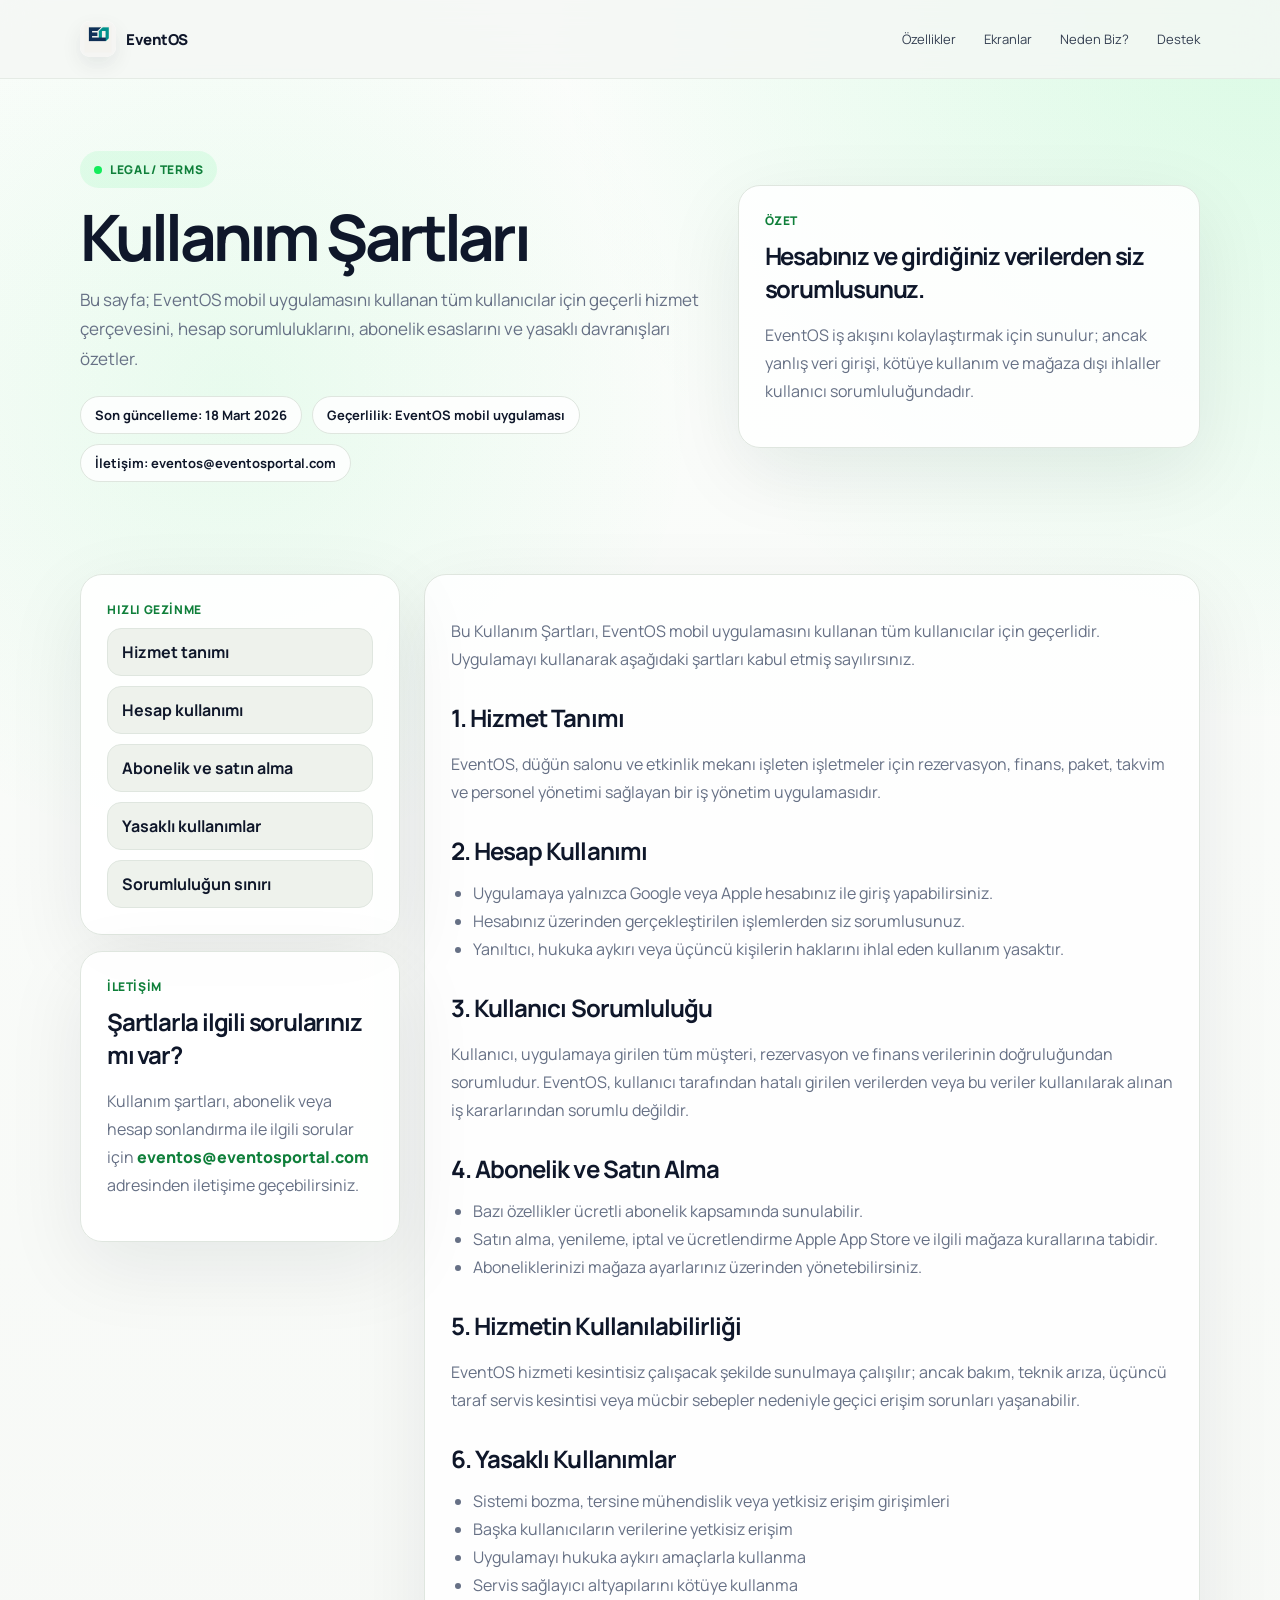
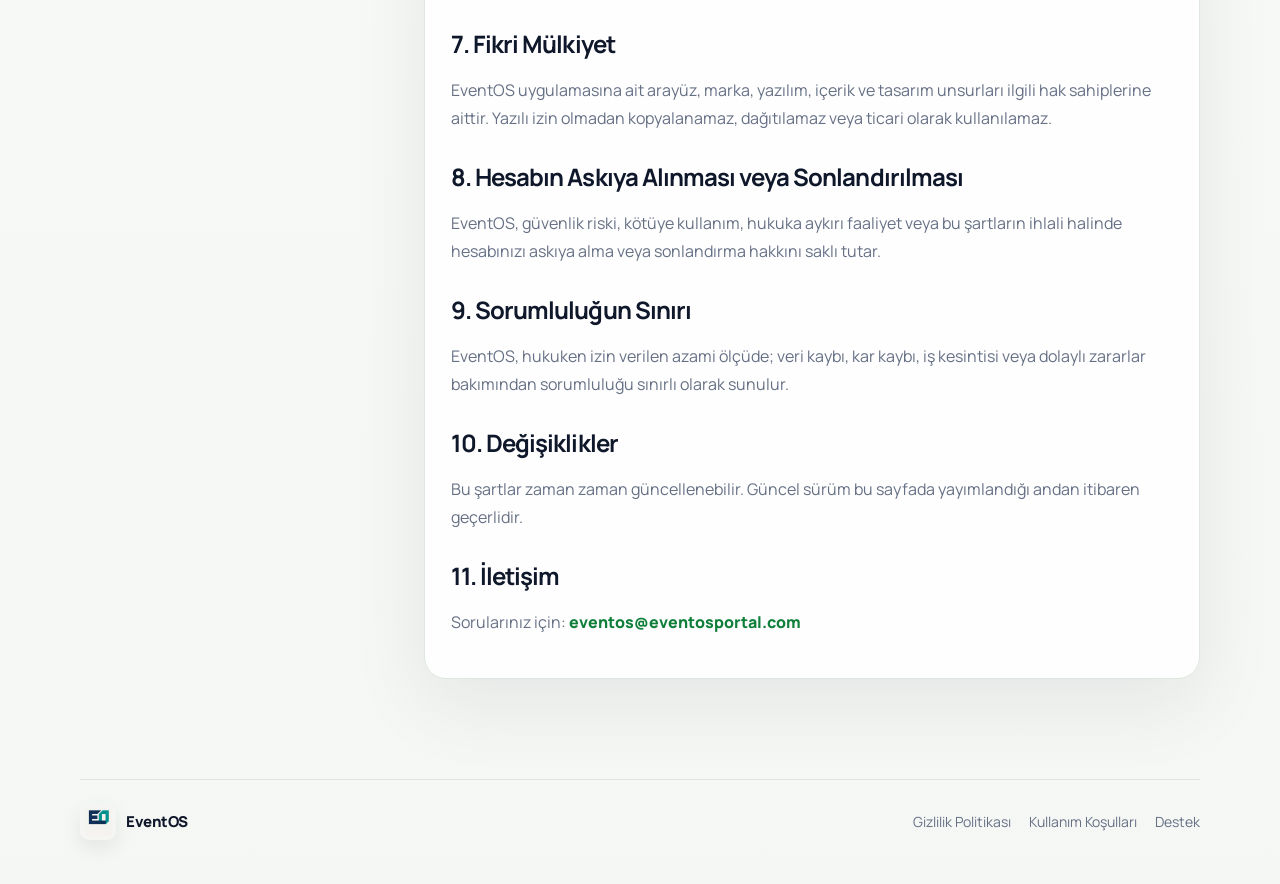
<file: terms-of-use.html>
<!DOCTYPE html>
<html lang="tr">
  <head>
    <meta charset="utf-8" />
    <meta name="viewport" content="width=device-width, initial-scale=1" />
    <title>EventOS Kullanım Şartları</title>
    <meta
      name="description"
      content="EventOS mobil uygulamasının hesap kullanımı, abonelik, yasaklı davranışlar ve sorumluluk sınırlarına ilişkin resmi kullanım şartlarını okuyun."
    />
    <link rel="canonical" href="https://eventosportal.com/terms-of-use.html" />
    <meta property="og:title" content="EventOS Kullanım Şartları" />
    <meta
      property="og:description"
      content="EventOS uygulamasının kullanım kuralları, abonelik yapısı ve sorumluluk sınırları."
    />
    <meta property="og:type" content="article" />
    <meta property="og:url" content="https://eventosportal.com/terms-of-use.html" />
    <meta
      property="og:image"
      content="https://eventosportal.com/assets/og-card.svg"
    />
    <meta name="twitter:card" content="summary_large_image" />
    <meta name="twitter:title" content="EventOS Kullanım Şartları" />
    <meta
      name="twitter:description"
      content="EventOS için hesap, abonelik ve hizmet kullanımına ilişkin resmi şartlar."
    />
    <meta
      name="twitter:image"
      content="https://eventosportal.com/assets/og-card.svg"
    />
    <link rel="preconnect" href="https://fonts.googleapis.com" />
    <link rel="preconnect" href="https://fonts.gstatic.com" crossorigin />
    <link
      href="https://fonts.googleapis.com/css2?family=Manrope:wght@400;500;700;800&amp;display=swap"
      rel="stylesheet"
    />
    <link rel="icon" href="./assets/favicon.svg" type="image/svg+xml" />
    <link rel="stylesheet" href="./assets/landing.css" />
    <script type="application/ld+json">
      {
        "@context": "https://schema.org",
        "@type": "TermsOfService",
        "name": "EventOS Kullanım Şartları",
        "url": "https://eventosportal.com/terms-of-use.html"
      }
    </script>
  </head>
  <body>
    <a class="skip-link" href="#icerik">İçeriğe geç</a>

    <header class="site-header">
      <div class="container nav-shell">
        <a class="brand" href="./index.html" aria-label="EventOS ana sayfa">
          <img class="brand-logo" src="./assets/logo.png" alt="EventOS logosu" />
          <span class="brand-text">EventOS</span>
        </a>
        <nav class="nav-links" aria-label="Ana gezinme">
          <a href="./index.html#ozellikler">Özellikler</a>
          <a href="./index.html#ekranlar">Ekranlar</a>
          <a href="./index.html#neden">Neden Biz?</a>
          <a href="./support.html">Destek</a>
        </nav>
      </div>
    </header>

    <main id="icerik">
      <section class="inner-hero-section">
        <div class="container inner-hero">
          <div class="inner-hero-copy">
            <span class="eyebrow">
              <span class="eyebrow-dot"></span>
              Legal / Terms
            </span>
            <h1>Kullanım Şartları</h1>
            <p>
              Bu sayfa; EventOS mobil uygulamasını kullanan tüm kullanıcılar için
              geçerli hizmet çerçevesini, hesap sorumluluklarını, abonelik
              esaslarını ve yasaklı davranışları özetler.
            </p>
            <div class="pill-row">
              <span class="pill">Son güncelleme: 18 Mart 2026</span>
              <span class="pill">Geçerlilik: EventOS mobil uygulaması</span>
              <span class="pill">İletişim: eventos@eventosportal.com</span>
            </div>
          </div>

          <div class="inner-panel">
            <div class="summary-card">
              <small>Özet</small>
              <h3>Hesabınız ve girdiğiniz verilerden siz sorumlusunuz.</h3>
              <p>
                EventOS iş akışını kolaylaştırmak için sunulur; ancak yanlış veri
                girişi, kötüye kullanım ve mağaza dışı ihlaller kullanıcı sorumluluğundadır.
              </p>
            </div>
          </div>
        </div>
      </section>

      <section class="content-section legal-section">
        <div class="container legal-layout">
          <aside class="legal-sidebar">
            <div class="summary-card">
              <small>Hızlı gezinme</small>
              <nav class="toc">
                <a href="#hizmet">Hizmet tanımı</a>
                <a href="#hesap">Hesap kullanımı</a>
                <a href="#abonelik">Abonelik ve satın alma</a>
                <a href="#yasakli">Yasaklı kullanımlar</a>
                <a href="#sorumluluk">Sorumluluğun sınırı</a>
              </nav>
            </div>
            <div class="summary-card">
              <small>İletişim</small>
              <h3>Şartlarla ilgili sorularınız mı var?</h3>
              <p>
                Kullanım şartları, abonelik veya hesap sonlandırma ile ilgili
                sorular için
                <a class="inline-link" href="mailto:eventos@eventosportal.com">eventos@eventosportal.com</a>
                adresinden iletişime geçebilirsiniz.
              </p>
            </div>
          </aside>

          <article class="legal-body">
            <p>
              Bu Kullanım Şartları, EventOS mobil uygulamasını kullanan tüm kullanıcılar için geçerlidir.
              Uygulamayı kullanarak aşağıdaki şartları kabul etmiş sayılırsınız.
            </p>

            <h2 id="hizmet">1. Hizmet Tanımı</h2>
            <p>
              EventOS, düğün salonu ve etkinlik mekanı işleten işletmeler için rezervasyon,
              finans, paket, takvim ve personel yönetimi sağlayan bir iş yönetim uygulamasıdır.
            </p>

            <h2 id="hesap">2. Hesap Kullanımı</h2>
            <ul>
              <li>Uygulamaya yalnızca Google veya Apple hesabınız ile giriş yapabilirsiniz.</li>
              <li>Hesabınız üzerinden gerçekleştirilen işlemlerden siz sorumlusunuz.</li>
              <li>Yanıltıcı, hukuka aykırı veya üçüncü kişilerin haklarını ihlal eden kullanım yasaktır.</li>
            </ul>

            <h2 id="kullanici-sorumlulugu">3. Kullanıcı Sorumluluğu</h2>
            <p>
              Kullanıcı, uygulamaya girilen tüm müşteri, rezervasyon ve finans verilerinin doğruluğundan sorumludur.
              EventOS, kullanıcı tarafından hatalı girilen verilerden veya bu veriler kullanılarak alınan iş kararlarından sorumlu değildir.
            </p>

            <h2 id="abonelik">4. Abonelik ve Satın Alma</h2>
            <ul>
              <li>Bazı özellikler ücretli abonelik kapsamında sunulabilir.</li>
              <li>Satın alma, yenileme, iptal ve ücretlendirme Apple App Store ve ilgili mağaza kurallarına tabidir.</li>
              <li>Aboneliklerinizi mağaza ayarlarınız üzerinden yönetebilirsiniz.</li>
            </ul>

            <h2 id="kullanilabilirlik">5. Hizmetin Kullanılabilirliği</h2>
            <p>
              EventOS hizmeti kesintisiz çalışacak şekilde sunulmaya çalışılır; ancak bakım, teknik arıza,
              üçüncü taraf servis kesintisi veya mücbir sebepler nedeniyle geçici erişim sorunları yaşanabilir.
            </p>

            <h2 id="yasakli">6. Yasaklı Kullanımlar</h2>
            <ul>
              <li>Sistemi bozma, tersine mühendislik veya yetkisiz erişim girişimleri</li>
              <li>Başka kullanıcıların verilerine yetkisiz erişim</li>
              <li>Uygulamayı hukuka aykırı amaçlarla kullanma</li>
              <li>Servis sağlayıcı altyapılarını kötüye kullanma</li>
            </ul>

            <h2 id="fikri-mulkiyet">7. Fikri Mülkiyet</h2>
            <p>
              EventOS uygulamasına ait arayüz, marka, yazılım, içerik ve tasarım unsurları ilgili hak sahiplerine aittir.
              Yazılı izin olmadan kopyalanamaz, dağıtılamaz veya ticari olarak kullanılamaz.
            </p>

            <h2 id="hesap-sonlandirma">8. Hesabın Askıya Alınması veya Sonlandırılması</h2>
            <p>
              EventOS, güvenlik riski, kötüye kullanım, hukuka aykırı faaliyet veya bu şartların ihlali halinde
              hesabınızı askıya alma veya sonlandırma hakkını saklı tutar.
            </p>

            <h2 id="sorumluluk">9. Sorumluluğun Sınırı</h2>
            <p>
              EventOS, hukuken izin verilen azami ölçüde; veri kaybı, kar kaybı, iş kesintisi veya dolaylı zararlar bakımından
              sorumluluğu sınırlı olarak sunulur.
            </p>

            <h2 id="degisiklikler">10. Değişiklikler</h2>
            <p>Bu şartlar zaman zaman güncellenebilir. Güncel sürüm bu sayfada yayımlandığı andan itibaren geçerlidir.</p>

            <h2 id="iletisim">11. İletişim</h2>
            <p>
              Sorularınız için:
              <a class="inline-link" href="mailto:eventos@eventosportal.com">eventos@eventosportal.com</a>
            </p>
          </article>
        </div>
      </section>
    </main>

    <footer class="site-footer">
      <div class="container footer-shell">
        <a class="brand footer-brand" href="./index.html">
          <img class="brand-logo" src="./assets/logo.png" alt="EventOS logosu" />
          <span class="brand-text">EventOS</span>
        </a>
        <nav class="footer-links" aria-label="Alt gezinme">
          <a href="./privacy-policy.html">Gizlilik Politikası</a>
          <a href="./terms-of-use.html">Kullanım Koşulları</a>
          <a href="./support.html">Destek</a>
        </nav>
      </div>
    </footer>
  </body>
</html>
</file>
<file: assets/landing.css>
:root {
  --bg: #f5f7f4;
  --surface: rgba(255, 255, 255, 0.88);
  --surface-strong: #ffffff;
  --surface-muted: #eef2ec;
  --text: #0f172a;
  --muted: #667085;
  --line: #dfe6df;
  --dark: #0f172a;
  --dark-soft: #162033;
  --green: #13ec5b;
  --green-deep: #0f7f3a;
  --shadow: 0 24px 80px rgba(15, 23, 42, 0.08);
  --radius-xl: 36px;
  --radius-lg: 28px;
  --radius-md: 22px;
  --radius-sm: 16px;
}

*,
*::before,
*::after {
  box-sizing: border-box;
}

html {
  scroll-behavior: smooth;
}

body {
  margin: 0;
  font-family: "Manrope", "Segoe UI", sans-serif;
  color: var(--text);
  background:
    radial-gradient(circle at top right, rgba(19, 236, 91, 0.14), transparent 26%),
    radial-gradient(circle at 18% 16%, rgba(19, 236, 91, 0.08), transparent 20%),
    linear-gradient(180deg, #fbfdfb 0%, var(--bg) 100%);
}

a {
  color: inherit;
  text-decoration: none;
}

img {
  display: block;
  max-width: 100%;
}

:focus-visible {
  outline: 3px solid rgba(19, 236, 91, 0.45);
  outline-offset: 4px;
}

.skip-link {
  position: absolute;
  top: -80px;
  left: 16px;
  z-index: 1000;
  padding: 12px 16px;
  border-radius: 999px;
  background: var(--dark);
  color: #fff;
}

.skip-link:focus {
  top: 16px;
}

.container {
  width: min(1120px, calc(100% - 40px));
  margin: 0 auto;
}

.site-header {
  position: sticky;
  top: 0;
  z-index: 50;
  backdrop-filter: blur(18px);
  background: rgba(245, 247, 244, 0.82);
  border-bottom: 1px solid rgba(223, 230, 223, 0.7);
}

.nav-shell {
  display: flex;
  align-items: center;
  justify-content: space-between;
  gap: 16px;
  min-height: 78px;
}

.brand {
  display: inline-flex;
  align-items: center;
  gap: 10px;
  font-weight: 800;
  letter-spacing: -0.03em;
}

.brand-logo {
  width: 36px;
  height: 36px;
  object-fit: contain;
  border-radius: 10px;
  box-shadow: 0 8px 20px rgba(15, 23, 42, 0.08);
  background: #fff;
}

.brand-text {
  font-size: 15px;
}

.nav-links {
  display: flex;
  align-items: center;
  gap: 28px;
  font-size: 13px;
  color: #354052;
}

.nav-links a:hover,
.footer-links a:hover {
  color: var(--green-deep);
}

.button {
  display: inline-flex;
  align-items: center;
  justify-content: center;
  min-height: 50px;
  padding: 0 20px;
  border-radius: 999px;
  border: 1px solid transparent;
  font-weight: 800;
  transition:
    transform 0.18s ease,
    box-shadow 0.18s ease,
    background-color 0.18s ease;
}

.button:hover {
  transform: translateY(-1px);
}

.button-green {
  background: var(--green);
  color: #05140a;
  box-shadow: 0 12px 30px rgba(19, 236, 91, 0.22);
}

.button-dark {
  background: var(--dark);
  color: #fff;
  box-shadow: 0 20px 38px rgba(15, 23, 42, 0.18);
}

.button-light,
.button-outline {
  background: #fff;
  border-color: var(--line);
  color: var(--text);
}

.hero-section,
.feature-section,
.screens-section,
.reason-section {
  padding: 84px 0;
}

.hero-grid,
.screens-layout,
.reason-shell {
  display: grid;
  grid-template-columns: minmax(0, 1fr) minmax(360px, 480px);
  gap: 48px;
  align-items: center;
}

.hero-copy h1 {
  margin: 18px 0 18px;
  font-size: clamp(3rem, 7vw, 5.35rem);
  line-height: 0.92;
  letter-spacing: -0.07em;
}

.hero-copy h1 span {
  color: var(--green);
}

.hero-copy p {
  max-width: 520px;
  margin: 0 0 28px;
  font-size: 17px;
  line-height: 1.7;
  color: var(--muted);
}

.eyebrow {
  display: inline-flex;
  align-items: center;
  gap: 8px;
  padding: 10px 14px;
  border-radius: 999px;
  background: rgba(19, 236, 91, 0.09);
  color: var(--green-deep);
  font-size: 12px;
  font-weight: 800;
  letter-spacing: 0.06em;
  text-transform: uppercase;
}

.eyebrow-dot {
  width: 8px;
  height: 8px;
  border-radius: 50%;
  background: var(--green);
}

.hero-actions {
  display: flex;
  flex-wrap: wrap;
  gap: 14px;
  margin-bottom: 18px;
}

.store-badges {
  display: grid;
  gap: 12px;
  max-width: 540px;
  margin-bottom: 22px;
}

.store-badge {
  padding: 16px 18px;
  border-radius: 18px;
  background: rgba(255, 255, 255, 0.88);
  border: 1px solid var(--line);
  box-shadow: var(--shadow);
}

.store-badge strong {
  display: block;
  margin-bottom: 4px;
  font-size: 15px;
}

.store-badge span {
  color: var(--muted);
  font-size: 13px;
  line-height: 1.6;
}

.muted-badge {
  background: rgba(244, 247, 244, 0.94);
}

.hero-meta {
  display: grid;
  gap: 14px;
  max-width: 520px;
}

.meta-chip {
  padding: 18px 20px;
  border: 1px solid var(--line);
  border-radius: var(--radius-md);
  background: rgba(255, 255, 255, 0.68);
  box-shadow: var(--shadow);
}

.meta-chip strong {
  display: block;
  margin-bottom: 6px;
  font-size: 15px;
}

.meta-chip span {
  color: var(--muted);
  font-size: 14px;
  line-height: 1.6;
}

.hero-visual {
  position: relative;
  min-height: 720px;
}

.proof-section {
  padding: 0 0 84px;
}

.proof-strip {
  display: grid;
  grid-template-columns: repeat(3, minmax(0, 1fr));
  gap: 18px;
}

.proof-card {
  padding: 24px;
  border-radius: var(--radius-md);
  border: 1px solid var(--line);
  background: rgba(255, 255, 255, 0.82);
  box-shadow: var(--shadow);
}

.proof-card small {
  display: block;
  margin-bottom: 10px;
  color: var(--green-deep);
  font-size: 12px;
  font-weight: 800;
  letter-spacing: 0.05em;
  text-transform: uppercase;
}

.proof-card strong {
  display: block;
  font-size: 20px;
  line-height: 1.35;
  letter-spacing: -0.04em;
}

.glow {
  position: absolute;
  border-radius: 50%;
  filter: blur(18px);
}

.glow-primary {
  right: -10px;
  top: 80px;
  width: 280px;
  height: 280px;
  background: rgba(19, 236, 91, 0.16);
}

.glow-soft {
  left: 10px;
  bottom: 50px;
  width: 220px;
  height: 220px;
  background: rgba(67, 208, 153, 0.12);
}

.device-stage {
  position: relative;
  display: flex;
  align-items: center;
  justify-content: center;
  min-height: 100%;
}

.phone-frame {
  position: relative;
  width: min(100%, 340px);
  padding: 18px;
  border-radius: 34px;
  background: linear-gradient(180deg, #b7d8d3 0%, #d4efea 100%);
  border: 4px solid #0f172a;
  box-shadow: 0 36px 80px rgba(19, 47, 32, 0.26);
}

.phone-notch {
  position: absolute;
  top: 14px;
  left: 50%;
  width: 88px;
  height: 10px;
  border-radius: 999px;
  background: rgba(15, 23, 42, 0.32);
  transform: translateX(-50%);
}

.phone-frame img {
  width: 100%;
  border-radius: 24px;
  box-shadow: 0 20px 44px rgba(15, 23, 42, 0.18);
}

.device-card {
  position: absolute;
  z-index: 2;
  width: 170px;
  padding: 16px 18px;
  border-radius: 20px;
  background: rgba(255, 255, 255, 0.86);
  border: 1px solid rgba(223, 230, 223, 0.95);
  box-shadow: var(--shadow);
}

.device-card span {
  display: block;
  margin-bottom: 6px;
  color: var(--muted);
  font-size: 12px;
  font-weight: 700;
  text-transform: uppercase;
}

.device-card strong {
  font-size: 24px;
  letter-spacing: -0.04em;
}

.device-card-top {
  top: 72px;
  left: 8px;
}

.device-card-bottom {
  right: 8px;
  bottom: 78px;
}

.section-heading {
  margin-bottom: 38px;
  text-align: center;
}

.section-heading h2,
.reason-copy h2,
.faq-column h2 {
  margin: 0 0 10px;
  font-size: clamp(2rem, 4vw, 3rem);
  letter-spacing: -0.06em;
}

.section-heading p,
.faq-column p {
  max-width: 720px;
  margin: 0 auto;
  color: var(--muted);
  line-height: 1.75;
}

.feature-grid {
  display: grid;
  grid-template-columns: repeat(3, minmax(0, 1fr));
  gap: 18px;
}

.feature-card,
.bullet-card {
  padding: 26px;
  border-radius: var(--radius-md);
  border: 1px solid var(--line);
  background: rgba(255, 255, 255, 0.86);
  box-shadow: var(--shadow);
}

.feature-icon {
  display: inline-grid;
  place-items: center;
  width: 42px;
  height: 42px;
  margin-bottom: 18px;
  border-radius: 12px;
  background: rgba(19, 236, 91, 0.12);
  color: var(--green-deep);
  font-size: 12px;
  font-weight: 800;
}

.feature-card h3 {
  margin: 0 0 10px;
  font-size: 22px;
  letter-spacing: -0.04em;
}

.feature-card p,
.bullet-card p,
.reason-list li {
  margin: 0;
  color: var(--muted);
  line-height: 1.7;
}

.screens-copy {
  display: grid;
  gap: 16px;
}

.bullet-card strong {
  display: block;
  margin-bottom: 8px;
  font-size: 18px;
}

.screens-showcase {
  display: grid;
  grid-template-columns: repeat(3, minmax(0, 1fr));
  gap: 18px;
  align-items: end;
}

.showcase-phone,
.mini-phone {
  margin: 0;
  padding: 14px;
  border-radius: 28px;
  box-shadow: var(--shadow);
}

.showcase-phone img,
.mini-phone img {
  width: 100%;
  border-radius: 24px;
}

.accent-pink {
  background: linear-gradient(180deg, #ffd7d5 0%, #fff1f1 100%);
}

.accent-dark {
  background: linear-gradient(180deg, #223249 0%, #1a2133 100%);
}

.accent-peach {
  background: linear-gradient(180deg, #ffe0cf 0%, #fff2ea 100%);
}

.reason-section {
  background: linear-gradient(180deg, #0f172a 0%, #11192b 100%);
  color: #fff;
}

.reason-copy h2 {
  color: #fff;
}

.reason-list {
  margin: 24px 0 0;
  padding: 0;
  list-style: none;
  display: grid;
  gap: 18px;
}

.reason-list li {
  position: relative;
  padding-left: 28px;
  color: rgba(255, 255, 255, 0.76);
}

.reason-list li::before {
  content: "";
  position: absolute;
  left: 0;
  top: 11px;
  width: 12px;
  height: 12px;
  border-radius: 50%;
  background: var(--green);
}

.reason-list strong {
  display: block;
  margin-bottom: 5px;
  color: #fff;
}

.reason-panel {
  display: grid;
  gap: 18px;
}

.report-card {
  padding: 24px;
  border-radius: var(--radius-md);
  background: rgba(255, 255, 255, 0.07);
  border: 1px solid rgba(255, 255, 255, 0.08);
}

.report-card span {
  display: block;
  margin-bottom: 18px;
  font-size: 14px;
  font-weight: 800;
}

.report-bars {
  display: grid;
  gap: 12px;
  margin-bottom: 18px;
}

.report-bars i {
  display: block;
  height: 10px;
  border-radius: 999px;
  background: linear-gradient(90deg, var(--green), #77ffab);
  box-shadow: 0 0 18px rgba(19, 236, 91, 0.18);
}

.report-card p {
  margin: 0;
  color: rgba(255, 255, 255, 0.72);
  line-height: 1.7;
}

.mini-stack {
  display: grid;
  grid-template-columns: repeat(2, minmax(0, 1fr));
  gap: 16px;
}

.mini-phone {
  background: rgba(255, 255, 255, 0.06);
  border: 1px solid rgba(255, 255, 255, 0.08);
}

.contact-grid {
  align-items: start;
}

.faq-column {
  display: grid;
  gap: 16px;
}

.faq-column details summary {
  cursor: pointer;
  font-weight: 800;
  list-style: none;
}

.faq-column details summary::-webkit-details-marker {
  display: none;
}

.faq-column details[open] summary {
  margin-bottom: 10px;
}

.contact-actions {
  display: flex;
  flex-wrap: wrap;
  gap: 12px;
  margin: 24px 0 20px;
}

.link-grid {
  display: grid;
  gap: 10px;
}

.link-grid a {
  padding: 14px 16px;
  border: 1px solid var(--line);
  border-radius: 16px;
  background: var(--surface-muted);
  font-weight: 700;
}

.site-footer {
  padding: 28px 0 44px;
}

.inner-hero-section,
.content-section {
  padding: 72px 0;
}

.inner-hero {
  display: grid;
  grid-template-columns: minmax(0, 1.15fr) minmax(320px, 0.85fr);
  gap: 32px;
  align-items: center;
}

.inner-hero-copy h1 {
  margin: 18px 0 16px;
  font-size: clamp(2.6rem, 5vw, 4.1rem);
  line-height: 0.98;
  letter-spacing: -0.06em;
}

.inner-hero-copy p {
  max-width: 680px;
  margin: 0;
  color: var(--muted);
  line-height: 1.75;
  font-size: 17px;
}

.inner-panel {
  display: grid;
}

.summary-card,
.info-card,
.step-card,
.faq-stack details,
.legal-body {
  padding: 26px;
  border-radius: var(--radius-md);
  border: 1px solid var(--line);
  background: rgba(255, 255, 255, 0.88);
  box-shadow: var(--shadow);
}

.summary-card small,
.info-card small,
.step-card small {
  display: block;
  margin-bottom: 10px;
  color: var(--green-deep);
  font-size: 12px;
  font-weight: 800;
  letter-spacing: 0.05em;
  text-transform: uppercase;
}

.summary-card h3,
.info-card h3,
.step-card h3 {
  margin: 0 0 10px;
  font-size: 24px;
  letter-spacing: -0.05em;
}

.summary-card p,
.info-card p,
.step-card p,
.legal-body p,
.legal-body li {
  color: var(--muted);
  line-height: 1.75;
}

.dark-card {
  background: linear-gradient(180deg, var(--dark) 0%, var(--dark-soft) 100%);
  border-color: rgba(255, 255, 255, 0.08);
}

.dark-card h3,
.dark-card p,
.dark-card small,
.dark-card .inline-link {
  color: #fff;
}

.pill-row {
  display: flex;
  flex-wrap: wrap;
  gap: 10px;
  margin-top: 22px;
}

.pill {
  display: inline-flex;
  align-items: center;
  min-height: 38px;
  padding: 0 14px;
  border-radius: 999px;
  background: rgba(255, 255, 255, 0.86);
  border: 1px solid var(--line);
  color: var(--text);
  font-size: 13px;
  font-weight: 700;
}

.inline-link {
  color: var(--green-deep);
  font-weight: 800;
}

.section-heading.left-align {
  text-align: left;
}

.section-heading.left-align p {
  margin: 0;
}

.info-grid {
  display: grid;
  gap: 18px;
}

.info-grid.three-up {
  grid-template-columns: repeat(3, minmax(0, 1fr));
}

.info-grid.two-up {
  grid-template-columns: repeat(2, minmax(0, 1fr));
}

.faq-stack {
  display: grid;
  gap: 16px;
}

.faq-stack details summary {
  cursor: pointer;
  font-weight: 800;
  list-style: none;
}

.faq-stack details summary::-webkit-details-marker {
  display: none;
}

.faq-stack details[open] summary {
  margin-bottom: 10px;
}

.legal-section {
  padding-top: 20px;
}

.legal-layout {
  display: grid;
  grid-template-columns: minmax(260px, 320px) minmax(0, 1fr);
  gap: 24px;
  align-items: start;
}

.legal-sidebar {
  display: grid;
  gap: 16px;
  position: sticky;
  top: 104px;
}

.toc {
  display: grid;
  gap: 10px;
}

.toc a {
  padding: 12px 14px;
  border-radius: 14px;
  background: var(--surface-muted);
  border: 1px solid var(--line);
  font-weight: 700;
}

.legal-body h2 {
  margin: 28px 0 12px;
  font-size: 24px;
  letter-spacing: -0.04em;
}

.legal-body ul {
  margin: 0;
  padding-left: 22px;
}

.footer-shell {
  display: flex;
  align-items: center;
  justify-content: space-between;
  gap: 18px;
  padding-top: 24px;
  border-top: 1px solid var(--line);
}

.footer-links {
  display: flex;
  flex-wrap: wrap;
  gap: 18px;
  color: var(--muted);
  font-size: 14px;
}

@media (max-width: 1080px) {
  .hero-grid,
  .screens-layout,
  .reason-shell,
  .inner-hero,
  .legal-layout {
    grid-template-columns: 1fr;
  }

  .hero-visual {
    min-height: auto;
  }

  .legal-sidebar {
    position: static;
  }

  .device-card-top {
    left: 0;
  }

  .device-card-bottom {
    right: 0;
  }
}

@media (max-width: 820px) {
  .nav-shell {
    min-height: 72px;
  }

  .nav-links {
    display: none;
  }

  .feature-grid,
  .screens-showcase,
  .mini-stack,
  .info-grid.three-up,
  .info-grid.two-up,
  .proof-strip {
    grid-template-columns: 1fr;
  }

  .hero-section,
  .feature-section,
  .screens-section,
  .reason-section,
  .contact-section {
    padding: 64px 0;
  }

  .device-card {
    position: static;
    width: 100%;
  }

  .device-stage {
    display: grid;
    gap: 18px;
  }
}

@media (max-width: 560px) {
  .container {
    width: min(100% - 24px, 1120px);
  }

  .hero-copy h1 {
    font-size: 3.3rem;
  }

  .button {
    width: 100%;
  }

  .contact-actions,
  .hero-actions {
    display: grid;
  }

  .footer-shell {
    flex-direction: column;
    align-items: flex-start;
  }
}
</file>
